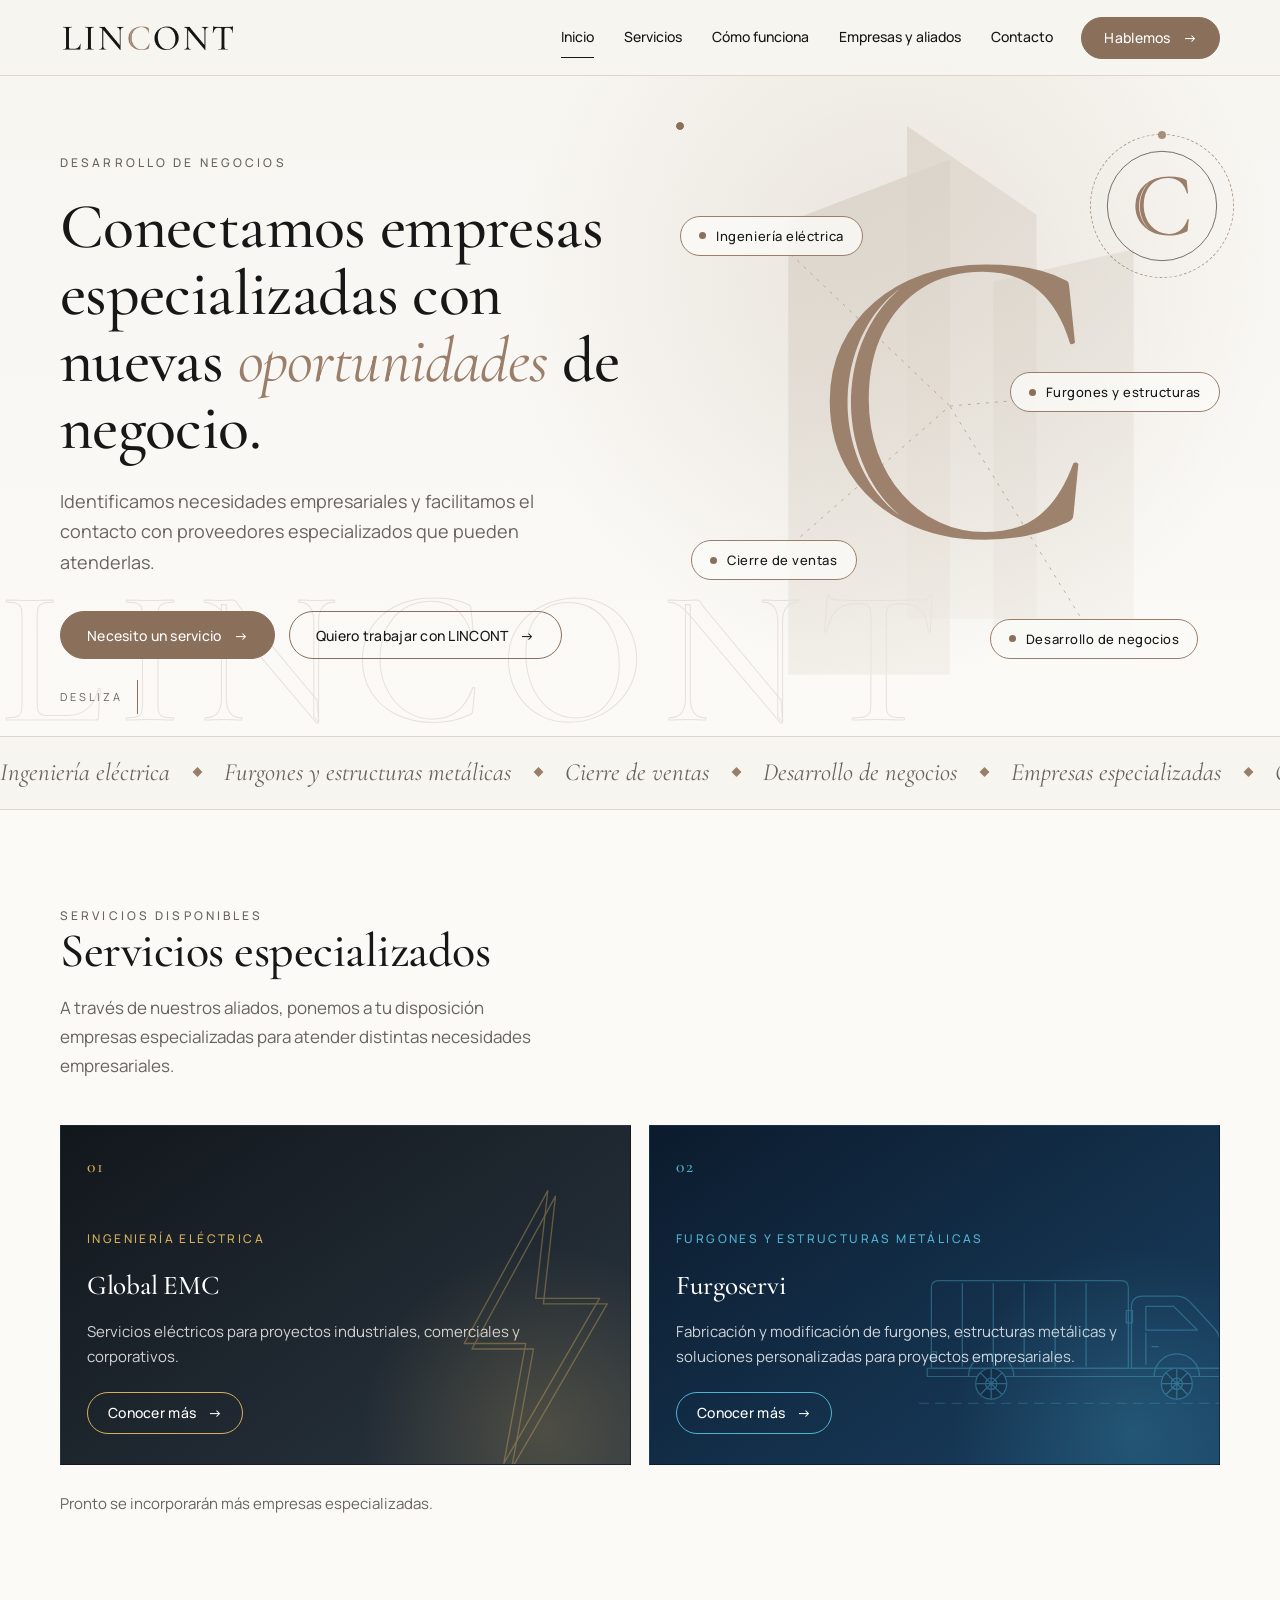
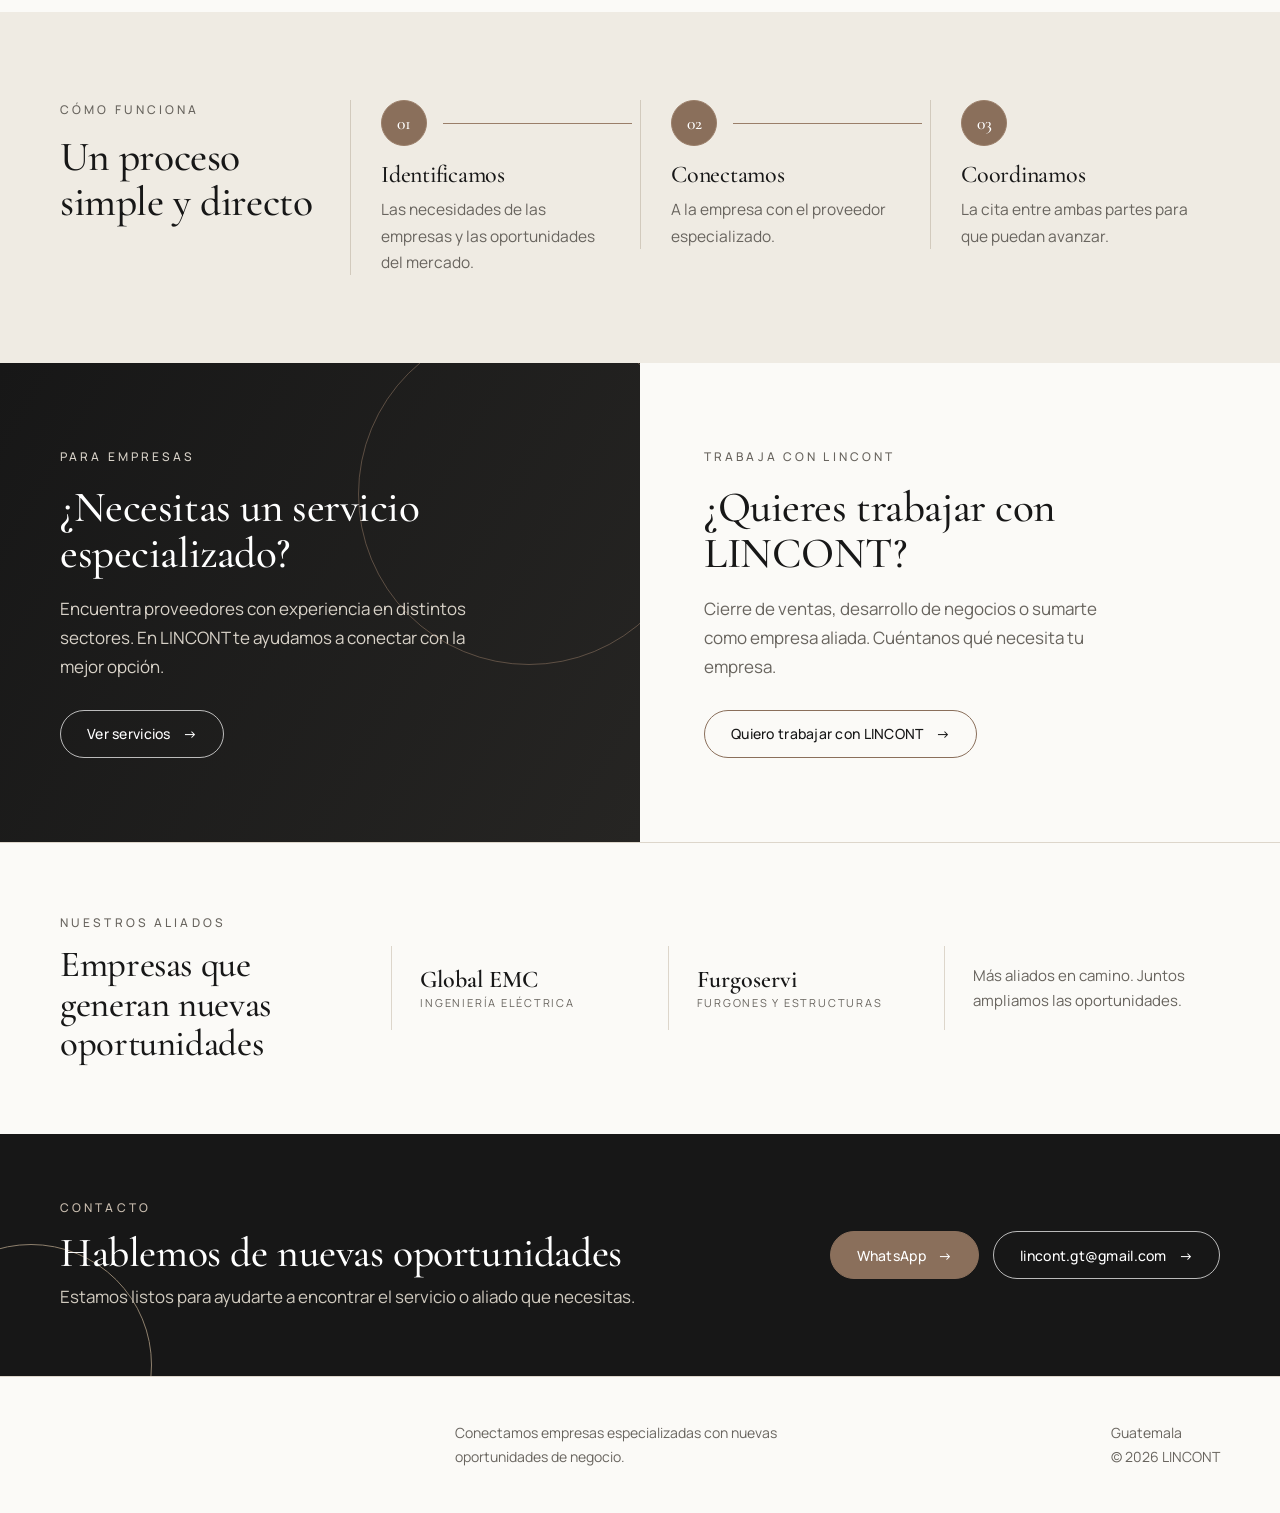
<file: index.html>
<!doctype html>
<html lang="es">
<head>
<meta charset="utf-8">
<meta name="viewport" content="width=device-width, initial-scale=1">
<title>LINCONT – Desarrollo de negocios</title>
<meta name="description" content="LINCONT conecta empresas especializadas con nuevas oportunidades de negocio en Guatemala.">
<meta name="theme-color" content="#F7F5F0">
<meta property="og:title" content="LINCONT – Desarrollo de negocios">
<meta property="og:description" content="LINCONT conecta empresas especializadas con nuevas oportunidades de negocio en Guatemala.">
<meta property="og:type" content="website">
<meta property="og:locale" content="es_GT">
<link rel="icon" type="image/png" href="assets/lincont-isologo.png">
<link rel="preconnect" href="https://fonts.googleapis.com">
<link rel="preconnect" href="https://fonts.gstatic.com" crossorigin>
<link href="https://fonts.googleapis.com/css2?family=Cormorant+Garamond:ital,wght@0,400;0,500;0,600;1,400;1,500&family=Manrope:wght@400;500;600&display=swap" rel="stylesheet">
<link rel="stylesheet" href="styles.css">
<script>if(!matchMedia("(prefers-reduced-motion:reduce)").matches)document.documentElement.classList.add("js")</script>
</head>
<body>
<a class="skip" href="#main">Ir al contenido</a>
<header>
 <div class="wrap nav">
  <a href="#inicio" aria-label="LINCONT, inicio"><img class="logo" src="assets/lincont-logo.png" alt="LINCONT" width="176" height="30"></a>
  <nav class="links" aria-label="Principal"><a href="#inicio" aria-current=page>Inicio</a><a href="#servicios">Servicios</a><a href="#como-funciona">Cómo funciona</a><a href="#empresas">Empresas y aliados</a><a href="#contacto">Contacto</a></nav>
  <a class="btn filled" href="#contacto">Hablemos <span aria-hidden="true">→</span></a>
  <button class="burger" aria-label="Abrir menú" aria-expanded="false" aria-controls="mobile"><span></span></button>
 </div>
</header>
<div class="mobile" id="mobile" role="dialog" aria-modal="true" aria-label="Menú">
 <div class="mtop"><img class="logo" src="assets/lincont-logo.png" alt="LINCONT"><button class="x" aria-label="Cerrar menú">×</button></div>
 <nav><a href="#inicio">Inicio</a><a href="#servicios">Servicios</a><a href="#como-funciona">Cómo funciona</a><a href="#empresas">Empresas y aliados</a><a href="#contacto">Contacto</a></nav>
</div>
<main id="main">

<section class="hero" id="inicio">
 <div class="bgword" aria-hidden="true">LINCONT</div>
 <div class="wrap hero-grid">
  <div>
   <div class="eyebrow">Desarrollo de negocios</div>
   <h1>Conectamos empresas especializadas con nuevas <em>oportunidades</em> de negocio.</h1>
   <p class="lead">Identificamos necesidades empresariales y facilitamos el contacto con proveedores especializados que pueden atenderlas.</p>
   <div class="cta">
    <a class="btn filled" href="#servicios">Necesito un servicio <span aria-hidden="true">→</span></a>
    <a class="btn ghost" href="trabaja-con-lincont.html">Quiero trabajar con LINCONT <span aria-hidden="true">→</span></a>
   </div>
  </div>
  <div class="stage" aria-hidden="true">
   <div class="shape s1"></div><div class="shape s2"></div><div class="shape s3"></div>
   <svg class="net"></svg>
   <img class="bigc" src="assets/lincont-c.svg" alt="">
   <div class="ring"></div><img class="seal" src="assets/lincont-isologo.svg" alt="">
   <span class="chip c1" style="--b:0s">Ingeniería eléctrica</span>
   <span class="chip c2" style="--b:-1.4s">Furgones y estructuras</span>
   <span class="chip c3" style="--b:-2.6s">Cierre de ventas</span>
   <span class="chip c4" style="--b:-3.8s">Desarrollo de negocios</span>
  </div>
  </div>
 </div>
 <div class="scrollcue" aria-hidden="true"><span>Desliza</span><i></i></div>
</section>

<div class="ticker" aria-hidden="true"><div class="track"><div class="grp"><span>Ingeniería eléctrica</span><span>Furgones y estructuras metálicas</span><span>Cierre de ventas</span><span>Desarrollo de negocios</span><span>Empresas especializadas</span><span>Oportunidades reales</span></div><div class="grp"><span>Ingeniería eléctrica</span><span>Furgones y estructuras metálicas</span><span>Cierre de ventas</span><span>Desarrollo de negocios</span><span>Empresas especializadas</span><span>Oportunidades reales</span></div></div></div>

<section class="services" id="servicios">
 <div class="wrap">
  <div class="top">
   <div><div class="eyebrow">Servicios disponibles</div><h2>Servicios especializados</h2>
   <p>A través de nuestros aliados, ponemos a tu disposición empresas especializadas para atender distintas necesidades empresariales.</p></div>
  </div>
  <div class="grid">
   <article class="card emc">
    <svg class="cm" viewBox="0 0 400 520" aria-hidden="true"><path class="draw" d="M236 12 L84 290 H196 L156 508 L330 208 H214 Z"/><path class="draw d2" d="M236 12 L84 290 H196 L156 508 L330 208 H214 Z" transform="translate(14 10)"/></svg>
    <div class="num">01</div>
    
    <div class="prov">Ingeniería eléctrica</div>
    <h3>Global EMC</h3>
    <p>Servicios eléctricos para proyectos industriales, comerciales y corporativos.</p>
    <a class="btn light" href="ingenieria-electrica.html">Conocer más <span aria-hidden="true">→</span></a>
   </article>
   <article class="card furgo">
    <svg class="cm cmv" viewBox="0 0 640 300" aria-hidden="true">
<path class="draw" d="M24 52Q24 38 38 38H392Q406 38 406 52V208H24Z"/>
<path class="draw d2" d="M84 44V204M144 44V204M204 44V204M264 44V204M324 44V204"/>
<path class="draw" d="M412 208V90Q412 68 434 68H500Q516 68 528 82L574 132Q584 144 584 158V208Z"/>
<path class="draw d2" d="M440 88H494L540 134H440Z"/>
<path class="draw" d="M440 140V200M452 166H464"/>
<path class="draw" d="M402 96H414V120H402Z"/>
<path class="draw" d="M584 168H596V182H584Z"/>
<path class="draw" d="M16 208H596V224H16Z"/>
<path class="draw" d="M586 224H604Q610 224 610 218V212"/>
<path class="draw" d="M96 224A44 44 0 0 1 184 224M456 224A44 44 0 0 1 544 224"/>
<path class="draw d2" d="M24 176H34V192H24Z"/>
<g class="wheel" style="transform-origin:140px 238px"><circle class="tire" cx="140" cy="238" r="30"/><circle cx="140" cy="238" r="11"/><path d="M140 210V266M112 238H168M120 218L160 258M160 218L120 258"/></g><g class="wheel" style="transform-origin:500px 238px"><circle class="tire" cx="500" cy="238" r="30"/><circle cx="500" cy="238" r="11"/><path d="M500 210V266M472 238H528M480 218L520 258M520 218L480 258"/></g>
<path class="road" d="M0 276H640"/>
<path class="speed s1" d="M-30 110H-4"/><path class="speed s2" d="M-50 150H-14"/><path class="speed s3" d="M-24 190H-2"/>
</svg>
    <div class="num">02</div>
    
    <div class="prov">Furgones y estructuras metálicas</div>
    <h3>Furgoservi</h3>
    <p>Fabricación y modificación de furgones, estructuras metálicas y soluciones personalizadas para proyectos empresariales.</p>
    <a class="btn light" href="furgones-y-estructuras.html">Conocer más <span aria-hidden="true">→</span></a>
   </article>

  </div>
  <p class="more-note">Pronto se incorporarán más empresas especializadas.</p>
 </div>
</section>

<section class="process" id="como-funciona">
 <div class="wrap pgrid">
  <div><div class="eyebrow">Cómo funciona</div><h2>Un proceso simple y directo</h2></div>
  <div class="step"><div class="n">01</div><h3>Identificamos</h3><p>Las necesidades de las empresas y las oportunidades del mercado.</p></div>
  <div class="step"><div class="n">02</div><h3>Conectamos</h3><p>A la empresa con el proveedor especializado.</p></div>
  <div class="step"><div class="n">03</div><h3>Coordinamos</h3><p>La cita entre ambas partes para que puedan avanzar.</p></div>
 </div>
</section>

<section class="paths">
 <div class="path dark" id="empresas">
  <div class="eyebrow">Para empresas</div>
  <h2>¿Necesitas un servicio especializado?</h2>
  <p>Encuentra proveedores con experiencia en distintos sectores. En LINCONT te ayudamos a conectar con la mejor opción.</p>
  <a class="btn light" href="#servicios">Ver servicios <span aria-hidden="true">→</span></a>
 </div>
 <div class="path light" id="proveedores">
  <div class="eyebrow">Trabaja con LINCONT</div>
  <h2>¿Quieres trabajar con LINCONT?</h2>
  <p>Cierre de ventas, desarrollo de negocios o sumarte como empresa aliada. Cuéntanos qué necesita tu empresa.</p>
  <a class="btn ghost" href="trabaja-con-lincont.html">Quiero trabajar con LINCONT <span aria-hidden="true">→</span></a>
 </div>
</section>

<section class="allies">
 <div class="wrap agrid">
  <div><div class="eyebrow">Nuestros aliados</div><h2>Empresas que generan nuevas oportunidades</h2></div>
  <div class="ally"><b>Global EMC</b><span>Ingeniería eléctrica</span></div>
  <div class="ally"><b>Furgoservi</b><span>Furgones y estructuras</span></div>
  <div class="ally more">Más aliados en camino. Juntos ampliamos las oportunidades.</div>
 </div>
</section>

<section class="contact" id="contacto">
 <div class="wrap cwrap">
  <div><div class="eyebrow">Contacto</div><h2>Hablemos de nuevas oportunidades</h2><p>Estamos listos para ayudarte a encontrar el servicio o aliado que necesitas.</p></div>
  <div class="cta">
   <a class="btn filled" href="https://wa.me/50247379912?text=Hola%2C%20quiero%20hablar%20con%20LINCONT." target="_blank" rel="noopener">WhatsApp <span aria-hidden="true">→</span></a>
   <a class="btn light" href="mailto:lincont.gt@gmail.com">lincont.gt@gmail.com <span aria-hidden="true">→</span></a>
  </div>
 </div>
</section>

</main>
<footer>
 <div class="wrap fgrid">
  <img src="assets/lincont-logo.png" alt="LINCONT" width="160" height="27">
  <p>Conectamos empresas especializadas con nuevas oportunidades de negocio.</p>
  <p class="r">Guatemala<br><small>© <span id="y">2026</span> LINCONT</small></p>
 </div>
</footer>
<script>
const $=s=>document.querySelector(s);
const m=$('#mobile'),b=$('.burger');
function setMenu(o){m.classList.toggle('open',o);b.setAttribute('aria-expanded',o);document.body.style.overflow=o?'hidden':'';}
b.addEventListener('click',()=>setMenu(true));
$('.x').addEventListener('click',()=>setMenu(false));
m.querySelectorAll('a').forEach(a=>a.addEventListener('click',()=>setMenu(false)));
document.addEventListener('keydown',e=>{if(e.key==='Escape')setMenu(false)});
$('#y').textContent=new Date().getFullYear();
const fd=$('#fecha');if(fd)fd.min=new Date().toISOString().slice(0,10);
document.addEventListener('click',e=>{
  const a=e.target.closest&&e.target.closest('a[href^="mailto:"]');
  if(!a||/Android|iPhone|iPad|Mobile/i.test(navigator.userAgent))return;
  e.preventDefault();
  const u=new URL(a.href);
  const q=new URLSearchParams({view:'cm',fs:'1',to:u.pathname});
  if(u.searchParams.get('subject'))q.set('su',u.searchParams.get('subject'));
  if(u.searchParams.get('body'))q.set('body',u.searchParams.get('body'));
  window.open('https://mail.google.com/mail/?'+q.toString(),'_blank');
});
const KEY='';
const f=$('form[data-wa]');
if(f)f.addEventListener('submit',e=>{
  e.preventDefault();
  const rows=[];
  f.querySelectorAll('input,select,textarea').forEach(el=>{
    const l=f.querySelector('label[for="'+el.id+'"]');
    if(l)rows.push([l.textContent,el.value.trim()||'-']);
  });
  const text=[f.dataset.intro,''].concat(rows.map(r=>r[0]+': '+r[1])).join('\n');
  const wa='https://wa.me/50247379912?text='+encodeURIComponent(text);
  const ok=$('.ok'),btn=f.querySelector('button[type=submit]');
  function show(h){ok.classList.add('show');ok.innerHTML=h}
  const mailto='mailto:lincont.gt@gmail.com?subject='+encodeURIComponent(f.dataset.subject||'Solicitud de cita')+'&body='+encodeURIComponent(text);
  function viaWA(){
    show('<strong>No pudimos enviar la solicitud desde aquí.</strong> Puedes enviarla por <a style="text-decoration:underline" href="'+mailto+'">correo</a> o por <a style="text-decoration:underline" href="'+wa+'" target="_blank" rel="noopener">WhatsApp</a>.');
  }
  btn.disabled=true;
  const mail=f.querySelector('input[type=email]');
  let url,payload;
  if(KEY){
    url='https://api.web3forms.com/submit';
    payload={access_key:KEY,subject:f.dataset.subject||'Nueva solicitud desde la página de LINCONT',from_name:'Página de LINCONT',message:text};
    rows.forEach(r=>payload[r[0]]=r[1]);
    if(mail&&mail.value)payload.email=mail.value;
  }else{
    url='https://formsubmit.co/ajax/lincont.gt@gmail.com';
    payload={_subject:f.dataset.subject||'Nueva solicitud desde la página de LINCONT',_template:'table',_captcha:'false'};
    rows.forEach(r=>payload[r[0]]=r[1]);
    if(mail&&mail.value)payload._replyto=mail.value;
  }
  fetch(url,{method:'POST',headers:{'Content-Type':'application/json',Accept:'application/json'},body:JSON.stringify(payload)})
   .then(r=>r.json()).then(j=>{
     if(j.success===true||j.success==='true'){f.reset();show('<strong>Solicitud enviada.</strong> Te escribiremos para confirmar tu cita. Si necesitas una respuesta rápida, <a style="text-decoration:underline" href="'+wa+'" target="_blank" rel="noopener">escríbenos por WhatsApp</a>.')}
     else viaWA();
   }).catch(viaWA).finally(()=>{btn.disabled=false});
});
</script>
<script>
(function(){
 var els=document.querySelectorAll('[data-count]');
 if(!els.length||!('IntersectionObserver' in window)||matchMedia('(prefers-reduced-motion:reduce)').matches)return;
 function run(el){var t=+el.dataset.count,suf=el.dataset.suf||'',s=performance.now();(function f(n){var k=Math.min((n-s)/1600,1),e=1-Math.pow(1-k,3);el.textContent=Math.round(t*e)+suf;if(k<1)requestAnimationFrame(f)})(s)}
 var io=new IntersectionObserver(function(es){es.forEach(function(e){if(e.isIntersecting){run(e.target);io.unobserve(e.target)}})},{threshold:.6});
 els.forEach(function(el){io.observe(el)});
})();

(function(){
 var st=document.querySelector('.stage');if(!st)return;
 var NS='http://www.w3.org/2000/svg',svg=st.querySelector('.net'),c=st.querySelector('.bigc');
 function build(){
  var sr=st.getBoundingClientRect(),cr=c.getBoundingClientRect();if(!sr.width||!cr.width)return;
  svg.setAttribute('viewBox','0 0 '+sr.width+' '+sr.height);svg.innerHTML='';
  var cx=cr.left-sr.left+cr.width*.5,cy=cr.top-sr.top+cr.height*.5;
  st.querySelectorAll('.chip').forEach(function(ch,k){
   var r=ch.getBoundingClientRect(),x=r.left-sr.left+r.width/2,y=r.top-sr.top+r.height/2;
   var L=Math.hypot(cx-x,cy-y),d='M'+x+' '+y+' L'+cx+' '+cy;
   var p=document.createElementNS(NS,'path');p.setAttribute('d',d);p.setAttribute('class','conn');p.style.setProperty('--L',L);p.style.setProperty('--k',k);svg.appendChild(p);
   var dot=document.createElementNS(NS,'circle');dot.setAttribute('r','3.5');dot.setAttribute('class','pulse');
   var am=document.createElementNS(NS,'animateMotion');am.setAttribute('path',d);am.setAttribute('dur',(3.2+k*.5)+'s');am.setAttribute('begin',(2.4+k*.6)+'s');am.setAttribute('repeatCount','indefinite');dot.appendChild(am);svg.appendChild(dot);
  });
 }
 addEventListener('load',build);addEventListener('resize',build);setTimeout(build,300);
 if(document.fonts&&document.fonts.ready)document.fonts.ready.then(build);
})();

(function(){
 var d=document,h=d.documentElement;
 if(!h.classList.contains('js'))return;
 var hd=d.querySelector('header'),st=d.querySelector('.stage'),hero=d.querySelector('.hero');
 var pr=d.createElement('div');pr.id='prog';d.body.appendChild(pr);
 function onS(){var y=window.scrollY,mx=h.scrollHeight-innerHeight;pr.style.transform='scaleX('+(mx>0?Math.min(y/mx,1):0)+')';hd.classList.toggle('sc',y>20);if(st)st.style.setProperty('--sy',y)}
 addEventListener('scroll',onS,{passive:true});onS();
 if(hero&&st&&matchMedia('(pointer:fine)').matches){
  hero.addEventListener('mousemove',function(e){var r=hero.getBoundingClientRect();st.style.setProperty('--mx',((e.clientX-r.left)/r.width-.5)*2);st.style.setProperty('--my',((e.clientY-r.top)/r.height-.5)*2)});
  hero.addEventListener('mouseleave',function(){st.style.setProperty('--mx',0);st.style.setProperty('--my',0)});
 }

 if(hero){hero.addEventListener('mousemove',function(e){var r=hero.getBoundingClientRect();hero.style.setProperty('--gx',(e.clientX-r.left)+'px');hero.style.setProperty('--gy',(e.clientY-r.top)+'px')})}
 var h1=d.querySelector('.hero h1');
 if(h1){var n=0;(function walk(node){Array.prototype.slice.call(node.childNodes).forEach(function(c){
  if(c.nodeType===3){var f=d.createDocumentFragment();c.textContent.split(/(\s+)/).forEach(function(p){if(!p)return;
   if(/^\s+$/.test(p)){f.appendChild(d.createTextNode(' '))}else{var w=d.createElement('span');w.className='w';var i=d.createElement('i');i.style.setProperty('--i',n++);i.textContent=p;w.appendChild(i);f.appendChild(w)}});
   node.replaceChild(f,c)}
  else if(c.nodeType===1)walk(c)})})(h1);h1.classList.add('split')}
 var els=d.querySelectorAll('.top,.sec .wrap>*,.feat,.proj,.list li,.card,.step,.pgrid>div:first-child,.path>*,.agrid>div,.fcols>*,.cwrap>*,.phero .wrap>*,.more-note,.fgrid>*,.jcard,.jstep');
 var cnt=new Map();
 els.forEach(function(el){var k=el.parentNode,i=cnt.get(k)||0;cnt.set(k,i+1);el.style.setProperty('--d',Math.min(i,5));el.classList.add('r')});
 if(!('IntersectionObserver' in window)){els.forEach(function(el){el.classList.add('in')});return}
 var io=new IntersectionObserver(function(es){es.forEach(function(e){if(e.isIntersecting){e.target.classList.add('in');io.unobserve(e.target)}})},{threshold:.12,rootMargin:'0px 0px -6% 0px'});
 els.forEach(function(el){io.observe(el)});
})();
</script>
</body>
</html>
</file>
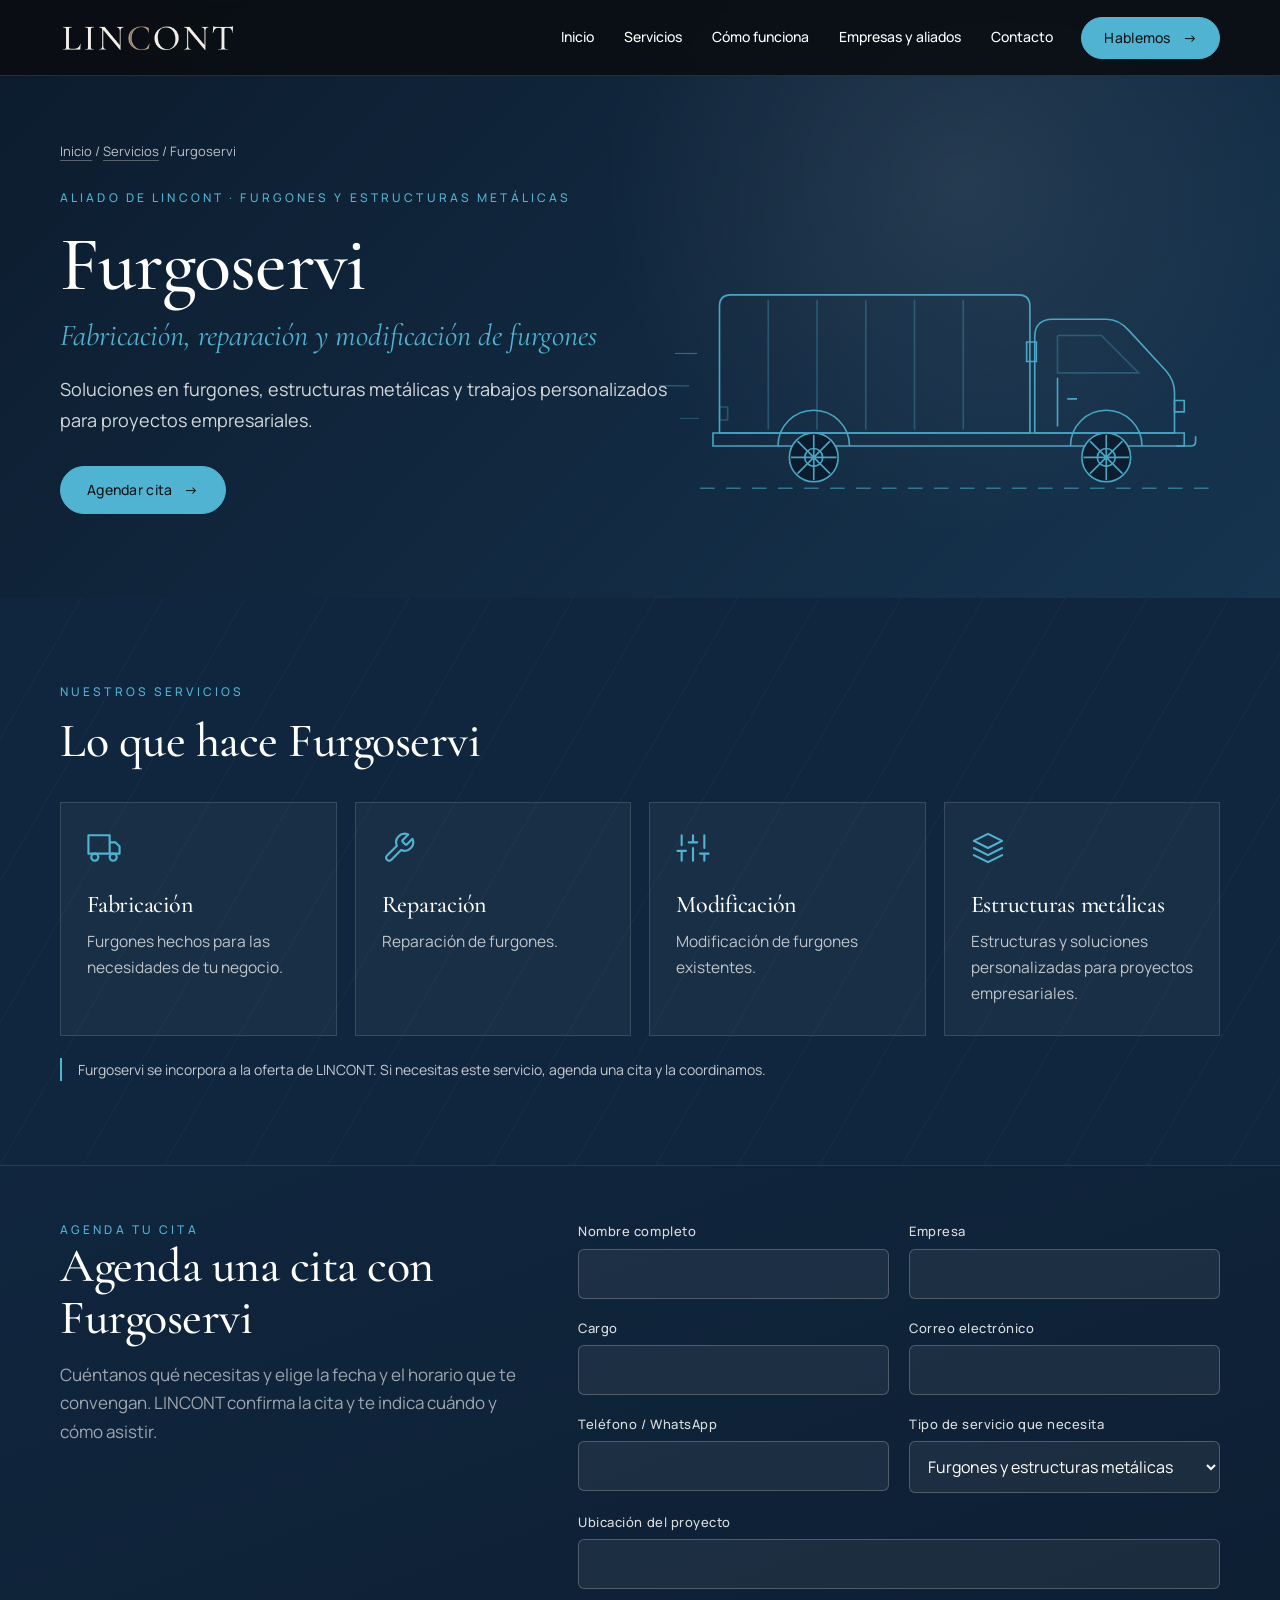
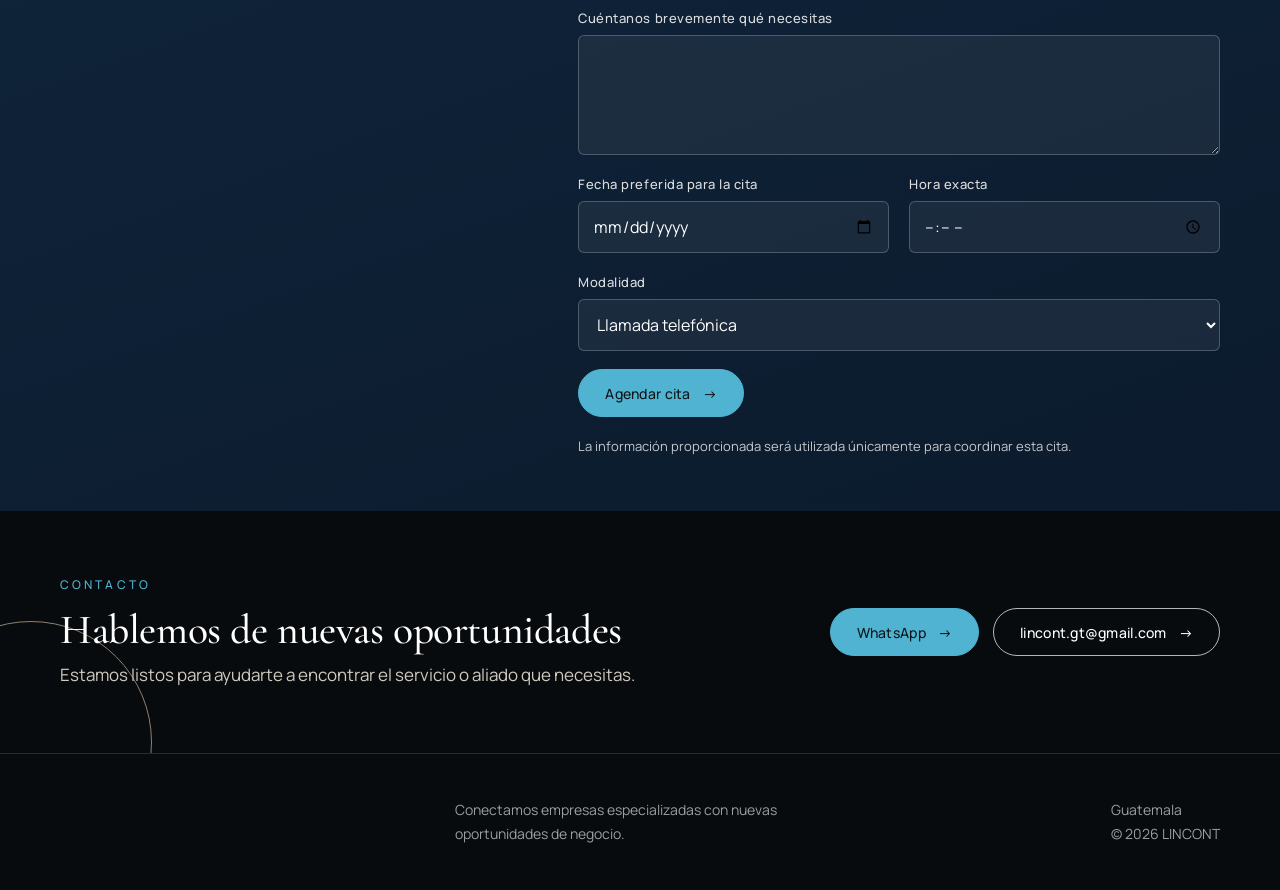
<file: furgones-y-estructuras.html>
<!doctype html>
<html lang="es">
<head>
<meta charset="utf-8">
<meta name="viewport" content="width=device-width, initial-scale=1">
<title>Furgones y estructuras metálicas – LINCONT</title>
<meta name="description" content="Fabricación y modificación de furgones, estructuras metálicas y soluciones personalizadas para proyectos empresariales.">
<meta name="theme-color" content="#F7F5F0">
<meta property="og:title" content="Furgones y estructuras metálicas – LINCONT">
<meta property="og:description" content="Fabricación y modificación de furgones, estructuras metálicas y soluciones personalizadas para proyectos empresariales.">
<meta property="og:type" content="website">
<meta property="og:locale" content="es_GT">
<link rel="icon" type="image/png" href="assets/lincont-isologo.png">
<link rel="preconnect" href="https://fonts.googleapis.com">
<link rel="preconnect" href="https://fonts.gstatic.com" crossorigin>
<link href="https://fonts.googleapis.com/css2?family=Cormorant+Garamond:ital,wght@0,400;0,500;0,600;1,400;1,500&family=Manrope:wght@400;500;600&display=swap" rel="stylesheet">
<link rel="stylesheet" href="styles.css">
<script>if(!matchMedia("(prefers-reduced-motion:reduce)").matches)document.documentElement.classList.add("js")</script>
</head>
<body>
<a class="skip" href="#main">Ir al contenido</a>
<div class="tp theme-furgo"><header>
 <div class="wrap nav">
  <a href="index.html" aria-label="LINCONT, inicio"><img class="logo" src="assets/lincont-logo-negativo.png" alt="LINCONT" width="176" height="30"></a>
  <nav class="links" aria-label="Principal"><a href="index.html#inicio">Inicio</a><a href="index.html#servicios">Servicios</a><a href="index.html#como-funciona">Cómo funciona</a><a href="index.html#empresas">Empresas y aliados</a><a href="index.html#contacto">Contacto</a></nav>
  <a class="btn filled" href="index.html#contacto">Hablemos <span aria-hidden="true">→</span></a>
  <button class="burger" aria-label="Abrir menú" aria-expanded="false" aria-controls="mobile"><span></span></button>
 </div>
</header>
<div class="mobile" id="mobile" role="dialog" aria-modal="true" aria-label="Menú">
 <div class="mtop"><img class="logo" src="assets/lincont-logo.png" alt="LINCONT"><button class="x" aria-label="Cerrar menú">×</button></div>
 <nav><a href="index.html#inicio">Inicio</a><a href="index.html#servicios">Servicios</a><a href="index.html#como-funciona">Cómo funciona</a><a href="index.html#empresas">Empresas y aliados</a><a href="index.html#contacto">Contacto</a></nav>
</div>
<main id="main">
<section class="pv theme-furgo">
 <svg class="motif van" viewBox="0 0 640 300" aria-hidden="true">
<path class="draw" d="M24 52Q24 38 38 38H392Q406 38 406 52V208H24Z"/>
<path class="draw d2" d="M84 44V204M144 44V204M204 44V204M264 44V204M324 44V204"/>
<path class="draw" d="M412 208V90Q412 68 434 68H500Q516 68 528 82L574 132Q584 144 584 158V208Z"/>
<path class="draw d2" d="M440 88H494L540 134H440Z"/>
<path class="draw" d="M440 140V200M452 166H464"/>
<path class="draw" d="M402 96H414V120H402Z"/>
<path class="draw" d="M584 168H596V182H584Z"/>
<path class="draw" d="M16 208H596V224H16Z"/>
<path class="draw" d="M586 224H604Q610 224 610 218V212"/>
<path class="draw" d="M96 224A44 44 0 0 1 184 224M456 224A44 44 0 0 1 544 224"/>
<path class="draw d2" d="M24 176H34V192H24Z"/>
<g class="wheel" style="transform-origin:140px 238px"><circle class="tire" cx="140" cy="238" r="30"/><circle cx="140" cy="238" r="11"/><path d="M140 210V266M112 238H168M120 218L160 258M160 218L120 258"/></g><g class="wheel" style="transform-origin:500px 238px"><circle class="tire" cx="500" cy="238" r="30"/><circle cx="500" cy="238" r="11"/><path d="M500 210V266M472 238H528M480 218L520 258M520 218L480 258"/></g>
<path class="road" d="M0 276H640"/>
<path class="speed s1" d="M-30 110H-4"/><path class="speed s2" d="M-50 150H-14"/><path class="speed s3" d="M-24 190H-2"/>
</svg>
 <div class="wrap pv-in">
  <p class="crumbs"><a href="index.html">Inicio</a> / <a href="index.html#servicios">Servicios</a> / Furgoservi</p>
  <div class="eyebrow">Aliado de LINCONT · Furgones y estructuras metálicas</div>
  <h1>Furgoservi</h1>
  <p class="pv-tag">Fabricación, reparación y modificación de furgones</p>
  <p class="lead">Soluciones en furgones, estructuras metálicas y trabajos personalizados para proyectos empresariales.</p>
  <div class="cta"><a class="btn filled" href="#formulario">Agendar cita <span aria-hidden="true">→</span></a></div>
  
 </div>
</section>
<section class="sec alt"><div class="wrap"><div class="eyebrow">Nuestros servicios</div><h2 style="margin-bottom:34px">Lo que hace Furgoservi</h2><div class="feats"><article class="feat"><svg class="ic" viewBox="0 0 24 24" aria-hidden="true"><path d="M1 3h15v13H1zM16 8h4l3 3v5h-7z"/><circle cx="5.5" cy="18.5" r="2.5"/><circle cx="18.5" cy="18.5" r="2.5"/></svg><h3>Fabricación</h3><p>Furgones hechos para las necesidades de tu negocio.</p></article><article class="feat"><svg class="ic" viewBox="0 0 24 24" aria-hidden="true"><path d="M14.7 6.3a1 1 0 0 0 0 1.4l1.6 1.6a1 1 0 0 0 1.4 0l3.77-3.77a6 6 0 0 1-7.94 7.94l-6.91 6.91a2.12 2.12 0 0 1-3-3l6.91-6.91a6 6 0 0 1 7.94-7.94l-3.76 3.76z"/></svg><h3>Reparación</h3><p>Reparación de furgones.</p></article><article class="feat"><svg class="ic" viewBox="0 0 24 24" aria-hidden="true"><path d="M4 21v-7M4 10V3M12 21v-9M12 8V3M20 21v-5M20 12V3M1 14h6M9 8h6M17 16h6"/></svg><h3>Modificación</h3><p>Modificación de furgones existentes.</p></article><article class="feat"><svg class="ic" viewBox="0 0 24 24" aria-hidden="true"><path d="m12 2-10 5 10 5 10-5z"/><path d="m2 17 10 5 10-5M2 12l10 5 10-5"/></svg><h3>Estructuras metálicas</h3><p>Estructuras y soluciones personalizadas para proyectos empresariales.</p></article></div>
<p class="note">Furgoservi se incorpora a la oferta de LINCONT. Si necesitas este servicio, agenda una cita y la coordinamos.</p></div></section>
<section class="formbox" id="formulario">
 <div class="wrap fcols">
  <div>
   <div class="eyebrow">Agenda tu cita</div>
   <h2>Agenda una cita con Furgoservi</h2>
   <p style="margin-top:16px;opacity:.78">Cuéntanos qué necesitas y elige la fecha y el horario que te convengan. LINCONT confirma la cita y te indica cuándo y cómo asistir.</p>
  </div>
  <form id="interes" data-wa data-subject="Nueva solicitud de cita desde la página de LINCONT" data-intro="Hola, quiero agendar una cita con LINCONT para conocer a Furgoservi.">
   <div class="f"><label for="nombre">Nombre completo</label><input id="nombre" name="nombre" required autocomplete="name"></div>
   <div class="f"><label for="empresa">Empresa</label><input id="empresa" name="empresa" required autocomplete="organization"></div>
   <div class="f"><label for="cargo">Cargo</label><input id="cargo" name="cargo" autocomplete="organization-title"></div>
   <div class="f"><label for="correo">Correo electrónico</label><input id="correo" name="correo" type="email" required autocomplete="email"></div>
   <div class="f"><label for="telefono">Teléfono / WhatsApp</label><input id="telefono" name="telefono" type="tel" required autocomplete="tel"></div>
   <div class="f"><label for="servicio">Tipo de servicio que necesita</label><select id="servicio" name="servicio"><option>Ingeniería eléctrica</option><option selected>Furgones y estructuras metálicas</option><option>Otro servicio</option></select></div>
   <div class="f full"><label for="ubicacion">Ubicación del proyecto</label><input id="ubicacion" name="ubicacion"></div>
   <div class="f full"><label for="mensaje">Cuéntanos brevemente qué necesitas</label><textarea id="mensaje" name="mensaje" required></textarea></div>
   <div class="f"><label for="fecha">Fecha preferida para la cita</label><input id="fecha" name="fecha" type="date" required></div>
   <div class="f"><label for="horario">Hora exacta</label><input id="horario" name="horario" type="time" required></div>
   <div class="f full"><label for="modalidad">Modalidad</label><select id="modalidad" name="modalidad"><option>Llamada telefónica</option><option>Presencial</option></select></div>
   <div class="full"><button class="btn filled" type="submit">Agendar cita <span aria-hidden="true">→</span></button></div>
   <p class="priv">La información proporcionada será utilizada únicamente para coordinar esta cita.</p>
   <div class="ok" role="status"></div>
  </form>
 </div>
</section>

<section class="contact" id="contacto">
 <div class="wrap cwrap">
  <div><div class="eyebrow">Contacto</div><h2>Hablemos de nuevas oportunidades</h2><p>Estamos listos para ayudarte a encontrar el servicio o aliado que necesitas.</p></div>
  <div class="cta">
   <a class="btn filled" href="https://wa.me/50247379912?text=Hola%2C%20quiero%20hablar%20con%20LINCONT." target="_blank" rel="noopener">WhatsApp <span aria-hidden="true">→</span></a>
   <a class="btn light" href="mailto:lincont.gt@gmail.com">lincont.gt@gmail.com <span aria-hidden="true">→</span></a>
  </div>
 </div>
</section>

</main>
<footer>
 <div class="wrap fgrid">
  <img src="assets/lincont-logo-negativo.png" alt="LINCONT" width="160" height="27">
  <p>Conectamos empresas especializadas con nuevas oportunidades de negocio.</p>
  <p class="r">Guatemala<br><small>© <span id="y">2026</span> LINCONT</small></p>
 </div>
</footer></div>
<script>
const $=s=>document.querySelector(s);
const m=$('#mobile'),b=$('.burger');
function setMenu(o){m.classList.toggle('open',o);b.setAttribute('aria-expanded',o);document.body.style.overflow=o?'hidden':'';}
b.addEventListener('click',()=>setMenu(true));
$('.x').addEventListener('click',()=>setMenu(false));
m.querySelectorAll('a').forEach(a=>a.addEventListener('click',()=>setMenu(false)));
document.addEventListener('keydown',e=>{if(e.key==='Escape')setMenu(false)});
$('#y').textContent=new Date().getFullYear();
const fd=$('#fecha');if(fd)fd.min=new Date().toISOString().slice(0,10);
document.addEventListener('click',e=>{
  const a=e.target.closest&&e.target.closest('a[href^="mailto:"]');
  if(!a||/Android|iPhone|iPad|Mobile/i.test(navigator.userAgent))return;
  e.preventDefault();
  const u=new URL(a.href);
  const q=new URLSearchParams({view:'cm',fs:'1',to:u.pathname});
  if(u.searchParams.get('subject'))q.set('su',u.searchParams.get('subject'));
  if(u.searchParams.get('body'))q.set('body',u.searchParams.get('body'));
  window.open('https://mail.google.com/mail/?'+q.toString(),'_blank');
});
const KEY='';
const f=$('form[data-wa]');
if(f)f.addEventListener('submit',e=>{
  e.preventDefault();
  const rows=[];
  f.querySelectorAll('input,select,textarea').forEach(el=>{
    const l=f.querySelector('label[for="'+el.id+'"]');
    if(l)rows.push([l.textContent,el.value.trim()||'-']);
  });
  const text=[f.dataset.intro,''].concat(rows.map(r=>r[0]+': '+r[1])).join('\n');
  const wa='https://wa.me/50247379912?text='+encodeURIComponent(text);
  const ok=$('.ok'),btn=f.querySelector('button[type=submit]');
  function show(h){ok.classList.add('show');ok.innerHTML=h}
  const mailto='mailto:lincont.gt@gmail.com?subject='+encodeURIComponent(f.dataset.subject||'Solicitud de cita')+'&body='+encodeURIComponent(text);
  function viaWA(){
    show('<strong>No pudimos enviar la solicitud desde aquí.</strong> Puedes enviarla por <a style="text-decoration:underline" href="'+mailto+'">correo</a> o por <a style="text-decoration:underline" href="'+wa+'" target="_blank" rel="noopener">WhatsApp</a>.');
  }
  btn.disabled=true;
  const mail=f.querySelector('input[type=email]');
  let url,payload;
  if(KEY){
    url='https://api.web3forms.com/submit';
    payload={access_key:KEY,subject:f.dataset.subject||'Nueva solicitud desde la página de LINCONT',from_name:'Página de LINCONT',message:text};
    rows.forEach(r=>payload[r[0]]=r[1]);
    if(mail&&mail.value)payload.email=mail.value;
  }else{
    url='https://formsubmit.co/ajax/lincont.gt@gmail.com';
    payload={_subject:f.dataset.subject||'Nueva solicitud desde la página de LINCONT',_template:'table',_captcha:'false'};
    rows.forEach(r=>payload[r[0]]=r[1]);
    if(mail&&mail.value)payload._replyto=mail.value;
  }
  fetch(url,{method:'POST',headers:{'Content-Type':'application/json',Accept:'application/json'},body:JSON.stringify(payload)})
   .then(r=>r.json()).then(j=>{
     if(j.success===true||j.success==='true'){f.reset();show('<strong>Solicitud enviada.</strong> Te escribiremos para confirmar tu cita. Si necesitas una respuesta rápida, <a style="text-decoration:underline" href="'+wa+'" target="_blank" rel="noopener">escríbenos por WhatsApp</a>.')}
     else viaWA();
   }).catch(viaWA).finally(()=>{btn.disabled=false});
});
</script>
<script>
(function(){
 var els=document.querySelectorAll('[data-count]');
 if(!els.length||!('IntersectionObserver' in window)||matchMedia('(prefers-reduced-motion:reduce)').matches)return;
 function run(el){var t=+el.dataset.count,suf=el.dataset.suf||'',s=performance.now();(function f(n){var k=Math.min((n-s)/1600,1),e=1-Math.pow(1-k,3);el.textContent=Math.round(t*e)+suf;if(k<1)requestAnimationFrame(f)})(s)}
 var io=new IntersectionObserver(function(es){es.forEach(function(e){if(e.isIntersecting){run(e.target);io.unobserve(e.target)}})},{threshold:.6});
 els.forEach(function(el){io.observe(el)});
})();

(function(){
 var st=document.querySelector('.stage');if(!st)return;
 var NS='http://www.w3.org/2000/svg',svg=st.querySelector('.net'),c=st.querySelector('.bigc');
 function build(){
  var sr=st.getBoundingClientRect(),cr=c.getBoundingClientRect();if(!sr.width||!cr.width)return;
  svg.setAttribute('viewBox','0 0 '+sr.width+' '+sr.height);svg.innerHTML='';
  var cx=cr.left-sr.left+cr.width*.5,cy=cr.top-sr.top+cr.height*.5;
  st.querySelectorAll('.chip').forEach(function(ch,k){
   var r=ch.getBoundingClientRect(),x=r.left-sr.left+r.width/2,y=r.top-sr.top+r.height/2;
   var L=Math.hypot(cx-x,cy-y),d='M'+x+' '+y+' L'+cx+' '+cy;
   var p=document.createElementNS(NS,'path');p.setAttribute('d',d);p.setAttribute('class','conn');p.style.setProperty('--L',L);p.style.setProperty('--k',k);svg.appendChild(p);
   var dot=document.createElementNS(NS,'circle');dot.setAttribute('r','3.5');dot.setAttribute('class','pulse');
   var am=document.createElementNS(NS,'animateMotion');am.setAttribute('path',d);am.setAttribute('dur',(3.2+k*.5)+'s');am.setAttribute('begin',(2.4+k*.6)+'s');am.setAttribute('repeatCount','indefinite');dot.appendChild(am);svg.appendChild(dot);
  });
 }
 addEventListener('load',build);addEventListener('resize',build);setTimeout(build,300);
 if(document.fonts&&document.fonts.ready)document.fonts.ready.then(build);
})();

(function(){
 var d=document,h=d.documentElement;
 if(!h.classList.contains('js'))return;
 var hd=d.querySelector('header'),st=d.querySelector('.stage'),hero=d.querySelector('.hero');
 var pr=d.createElement('div');pr.id='prog';d.body.appendChild(pr);
 function onS(){var y=window.scrollY,mx=h.scrollHeight-innerHeight;pr.style.transform='scaleX('+(mx>0?Math.min(y/mx,1):0)+')';hd.classList.toggle('sc',y>20);if(st)st.style.setProperty('--sy',y)}
 addEventListener('scroll',onS,{passive:true});onS();
 if(hero&&st&&matchMedia('(pointer:fine)').matches){
  hero.addEventListener('mousemove',function(e){var r=hero.getBoundingClientRect();st.style.setProperty('--mx',((e.clientX-r.left)/r.width-.5)*2);st.style.setProperty('--my',((e.clientY-r.top)/r.height-.5)*2)});
  hero.addEventListener('mouseleave',function(){st.style.setProperty('--mx',0);st.style.setProperty('--my',0)});
 }

 if(hero){hero.addEventListener('mousemove',function(e){var r=hero.getBoundingClientRect();hero.style.setProperty('--gx',(e.clientX-r.left)+'px');hero.style.setProperty('--gy',(e.clientY-r.top)+'px')})}
 var h1=d.querySelector('.hero h1');
 if(h1){var n=0;(function walk(node){Array.prototype.slice.call(node.childNodes).forEach(function(c){
  if(c.nodeType===3){var f=d.createDocumentFragment();c.textContent.split(/(\s+)/).forEach(function(p){if(!p)return;
   if(/^\s+$/.test(p)){f.appendChild(d.createTextNode(' '))}else{var w=d.createElement('span');w.className='w';var i=d.createElement('i');i.style.setProperty('--i',n++);i.textContent=p;w.appendChild(i);f.appendChild(w)}});
   node.replaceChild(f,c)}
  else if(c.nodeType===1)walk(c)})})(h1);h1.classList.add('split')}
 var els=d.querySelectorAll('.top,.sec .wrap>*,.feat,.proj,.list li,.card,.step,.pgrid>div:first-child,.path>*,.agrid>div,.fcols>*,.cwrap>*,.phero .wrap>*,.more-note,.fgrid>*,.jcard,.jstep');
 var cnt=new Map();
 els.forEach(function(el){var k=el.parentNode,i=cnt.get(k)||0;cnt.set(k,i+1);el.style.setProperty('--d',Math.min(i,5));el.classList.add('r')});
 if(!('IntersectionObserver' in window)){els.forEach(function(el){el.classList.add('in')});return}
 var io=new IntersectionObserver(function(es){es.forEach(function(e){if(e.isIntersecting){e.target.classList.add('in');io.unobserve(e.target)}})},{threshold:.12,rootMargin:'0px 0px -6% 0px'});
 els.forEach(function(el){io.observe(el)});
})();
</script>
</body>
</html>
</file>
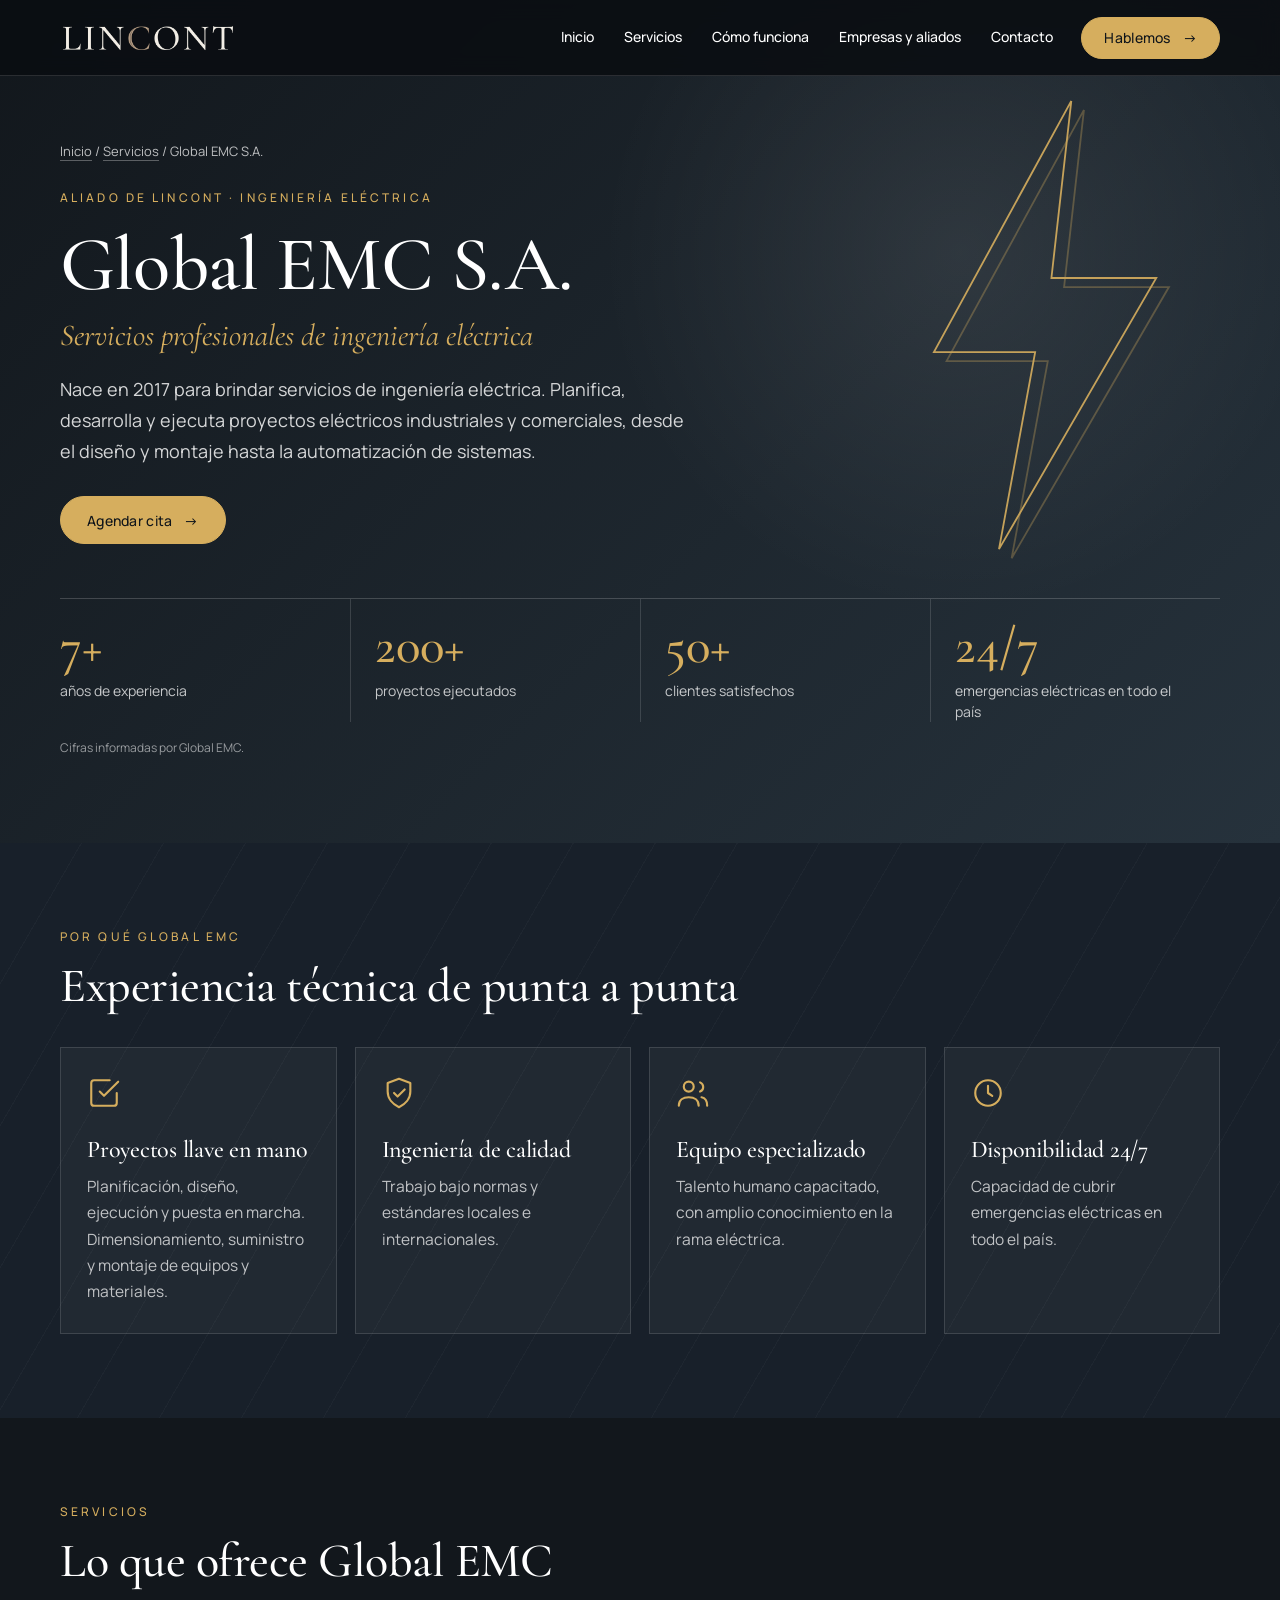
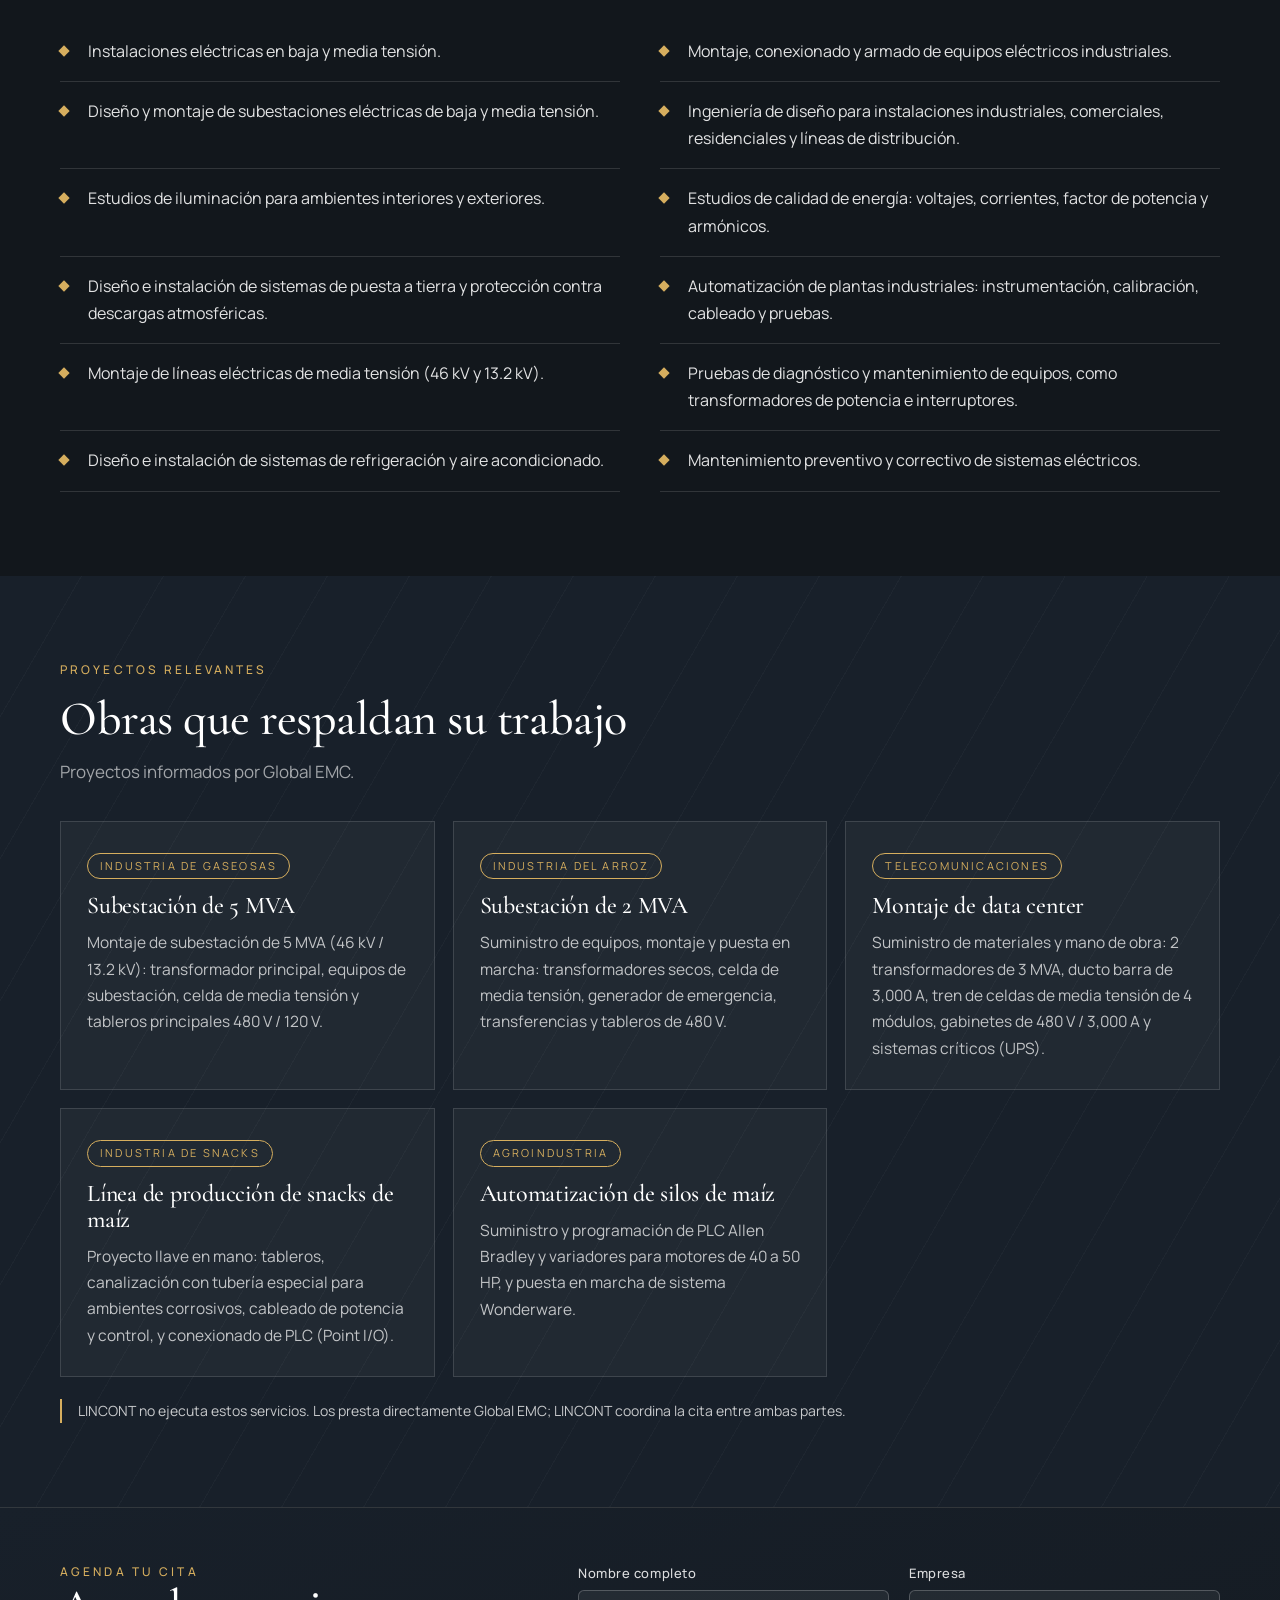
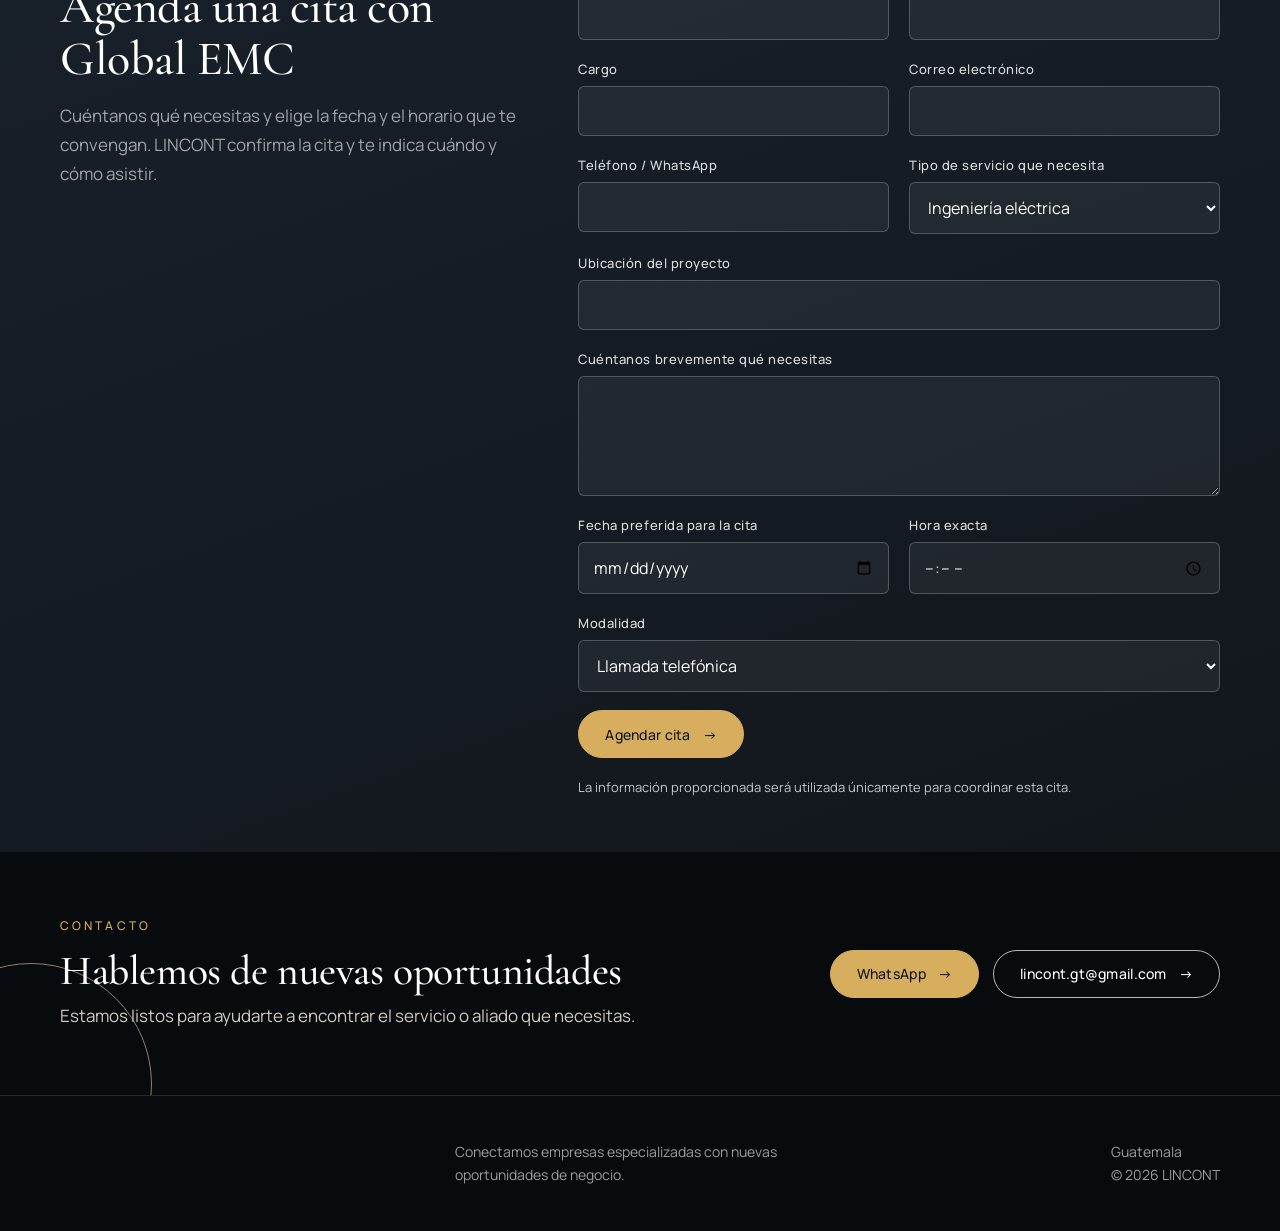
<file: ingenieria-electrica.html>
<!doctype html>
<html lang="es">
<head>
<meta charset="utf-8">
<meta name="viewport" content="width=device-width, initial-scale=1">
<title>Ingeniería eléctrica – LINCONT</title>
<meta name="description" content="Servicios eléctricos para proyectos industriales, comerciales y corporativos.">
<meta name="theme-color" content="#F7F5F0">
<meta property="og:title" content="Ingeniería eléctrica – LINCONT">
<meta property="og:description" content="Servicios eléctricos para proyectos industriales, comerciales y corporativos.">
<meta property="og:type" content="website">
<meta property="og:locale" content="es_GT">
<link rel="icon" type="image/png" href="assets/lincont-isologo.png">
<link rel="preconnect" href="https://fonts.googleapis.com">
<link rel="preconnect" href="https://fonts.gstatic.com" crossorigin>
<link href="https://fonts.googleapis.com/css2?family=Cormorant+Garamond:ital,wght@0,400;0,500;0,600;1,400;1,500&family=Manrope:wght@400;500;600&display=swap" rel="stylesheet">
<link rel="stylesheet" href="styles.css">
<script>if(!matchMedia("(prefers-reduced-motion:reduce)").matches)document.documentElement.classList.add("js")</script>
</head>
<body>
<a class="skip" href="#main">Ir al contenido</a>
<div class="tp theme-emc"><header>
 <div class="wrap nav">
  <a href="index.html" aria-label="LINCONT, inicio"><img class="logo" src="assets/lincont-logo-negativo.png" alt="LINCONT" width="176" height="30"></a>
  <nav class="links" aria-label="Principal"><a href="index.html#inicio">Inicio</a><a href="index.html#servicios">Servicios</a><a href="index.html#como-funciona">Cómo funciona</a><a href="index.html#empresas">Empresas y aliados</a><a href="index.html#contacto">Contacto</a></nav>
  <a class="btn filled" href="index.html#contacto">Hablemos <span aria-hidden="true">→</span></a>
  <button class="burger" aria-label="Abrir menú" aria-expanded="false" aria-controls="mobile"><span></span></button>
 </div>
</header>
<div class="mobile" id="mobile" role="dialog" aria-modal="true" aria-label="Menú">
 <div class="mtop"><img class="logo" src="assets/lincont-logo.png" alt="LINCONT"><button class="x" aria-label="Cerrar menú">×</button></div>
 <nav><a href="index.html#inicio">Inicio</a><a href="index.html#servicios">Servicios</a><a href="index.html#como-funciona">Cómo funciona</a><a href="index.html#empresas">Empresas y aliados</a><a href="index.html#contacto">Contacto</a></nav>
</div>
<main id="main">
<section class="pv theme-emc">
 <svg class="motif bolt" viewBox="0 0 400 520" aria-hidden="true"><path class="draw" d="M236 12 L84 290 H196 L156 508 L330 208 H214 Z"/><path class="draw d2" d="M236 12 L84 290 H196 L156 508 L330 208 H214 Z" transform="translate(14 10)"/></svg>
 <div class="wrap pv-in">
  <p class="crumbs"><a href="index.html">Inicio</a> / <a href="index.html#servicios">Servicios</a> / Global EMC S.A.</p>
  <div class="eyebrow">Aliado de LINCONT · Ingeniería eléctrica</div>
  <h1>Global EMC S.A.</h1>
  <p class="pv-tag">Servicios profesionales de ingeniería eléctrica</p>
  <p class="lead">Nace en 2017 para brindar servicios de ingeniería eléctrica. Planifica, desarrolla y ejecuta proyectos eléctricos industriales y comerciales, desde el diseño y montaje hasta la automatización de sistemas.</p>
  <div class="cta"><a class="btn filled" href="#formulario">Agendar cita <span aria-hidden="true">→</span></a></div>
  <dl class="stats">
   <div><dt data-count="7" data-suf="+">7+</dt><dd>años de experiencia</dd></div>
   <div><dt data-count="200" data-suf="+">200+</dt><dd>proyectos ejecutados</dd></div>
   <div><dt data-count="50" data-suf="+">50+</dt><dd>clientes satisfechos</dd></div>
   <div><dt>24/7</dt><dd>emergencias eléctricas en todo el país</dd></div>
  </dl>
  <p class="src">Cifras informadas por Global EMC.</p>
 </div>
</section>
<section class="sec alt"><div class="wrap"><div class="eyebrow">Por qué Global EMC</div><h2 style="margin-bottom:34px">Experiencia técnica de punta a punta</h2><div class="feats"><article class="feat"><svg class="ic" viewBox="0 0 24 24" aria-hidden="true"><path d="m9 11 3 3L22 4"/><path d="M21 12v7a2 2 0 0 1-2 2H5a2 2 0 0 1-2-2V5a2 2 0 0 1 2-2h11"/></svg><h3>Proyectos llave en mano</h3><p>Planificación, diseño, ejecución y puesta en marcha. Dimensionamiento, suministro y montaje de equipos y materiales.</p></article><article class="feat"><svg class="ic" viewBox="0 0 24 24" aria-hidden="true"><path d="M12 2 4 5v6c0 5 3.5 9 8 11 4.5-2 8-6 8-11V5z"/><path d="m8.5 12 2.5 2.5L16 9.5"/></svg><h3>Ingeniería de calidad</h3><p>Trabajo bajo normas y estándares locales e internacionales.</p></article><article class="feat"><svg class="ic" viewBox="0 0 24 24" aria-hidden="true"><path d="M9 11a3.5 3.5 0 1 0 0-7 3.5 3.5 0 0 0 0 7z"/><path d="M2 21c0-4 3-6 7-6s7 2 7 6"/><path d="M17 4.5a3.5 3.5 0 0 1 0 6.5M18 15c3 .5 4 2.5 4 6"/></svg><h3>Equipo especializado</h3><p>Talento humano capacitado, con amplio conocimiento en la rama eléctrica.</p></article><article class="feat"><svg class="ic" viewBox="0 0 24 24" aria-hidden="true"><circle cx="12" cy="12" r="9"/><path d="M12 7v5l3 2"/></svg><h3>Disponibilidad 24/7</h3><p>Capacidad de cubrir emergencias eléctricas en todo el país.</p></article></div></div></section>
<section class="sec"><div class="wrap"><div class="eyebrow">Servicios</div><h2 style="margin-bottom:34px">Lo que ofrece Global EMC</h2><ul class="list"><li>Instalaciones eléctricas en baja y media tensión.</li><li>Montaje, conexionado y armado de equipos eléctricos industriales.</li><li>Diseño y montaje de subestaciones eléctricas de baja y media tensión.</li><li>Ingeniería de diseño para instalaciones industriales, comerciales, residenciales y líneas de distribución.</li><li>Estudios de iluminación para ambientes interiores y exteriores.</li><li>Estudios de calidad de energía: voltajes, corrientes, factor de potencia y armónicos.</li><li>Diseño e instalación de sistemas de puesta a tierra y protección contra descargas atmosféricas.</li><li>Automatización de plantas industriales: instrumentación, calibración, cableado y pruebas.</li><li>Montaje de líneas eléctricas de media tensión (46 kV y 13.2 kV).</li><li>Pruebas de diagnóstico y mantenimiento de equipos, como transformadores de potencia e interruptores.</li><li>Diseño e instalación de sistemas de refrigeración y aire acondicionado.</li><li>Mantenimiento preventivo y correctivo de sistemas eléctricos.</li></ul></div></section>
<section class="sec alt"><div class="wrap"><div class="eyebrow">Proyectos relevantes</div><h2 style="margin-bottom:12px">Obras que respaldan su trabajo</h2><p style="opacity:.78;margin-bottom:34px">Proyectos informados por Global EMC.</p><div class="projs"><article class="proj"><span class="tagl">Industria de gaseosas</span><h3>Subestación de 5 MVA</h3><p>Montaje de subestación de 5 MVA (46 kV / 13.2 kV): transformador principal, equipos de subestación, celda de media tensión y tableros principales 480 V / 120 V.</p></article><article class="proj"><span class="tagl">Industria del arroz</span><h3>Subestación de 2 MVA</h3><p>Suministro de equipos, montaje y puesta en marcha: transformadores secos, celda de media tensión, generador de emergencia, transferencias y tableros de 480 V.</p></article><article class="proj"><span class="tagl">Telecomunicaciones</span><h3>Montaje de data center</h3><p>Suministro de materiales y mano de obra: 2 transformadores de 3 MVA, ducto barra de 3,000 A, tren de celdas de media tensión de 4 módulos, gabinetes de 480 V / 3,000 A y sistemas críticos (UPS).</p></article><article class="proj"><span class="tagl">Industria de snacks</span><h3>Línea de producción de snacks de maíz</h3><p>Proyecto llave en mano: tableros, canalización con tubería especial para ambientes corrosivos, cableado de potencia y control, y conexionado de PLC (Point I/O).</p></article><article class="proj"><span class="tagl">Agroindustria</span><h3>Automatización de silos de maíz</h3><p>Suministro y programación de PLC Allen Bradley y variadores para motores de 40 a 50 HP, y puesta en marcha de sistema Wonderware.</p></article></div>
<p class="note">LINCONT no ejecuta estos servicios. Los presta directamente Global EMC; LINCONT coordina la cita entre ambas partes.</p></div></section>
<section class="formbox" id="formulario">
 <div class="wrap fcols">
  <div>
   <div class="eyebrow">Agenda tu cita</div>
   <h2>Agenda una cita con Global EMC</h2>
   <p style="margin-top:16px;opacity:.78">Cuéntanos qué necesitas y elige la fecha y el horario que te convengan. LINCONT confirma la cita y te indica cuándo y cómo asistir.</p>
  </div>
  <form id="interes" data-wa data-subject="Nueva solicitud de cita desde la página de LINCONT" data-intro="Hola, quiero agendar una cita con LINCONT para conocer a Global EMC.">
   <div class="f"><label for="nombre">Nombre completo</label><input id="nombre" name="nombre" required autocomplete="name"></div>
   <div class="f"><label for="empresa">Empresa</label><input id="empresa" name="empresa" required autocomplete="organization"></div>
   <div class="f"><label for="cargo">Cargo</label><input id="cargo" name="cargo" autocomplete="organization-title"></div>
   <div class="f"><label for="correo">Correo electrónico</label><input id="correo" name="correo" type="email" required autocomplete="email"></div>
   <div class="f"><label for="telefono">Teléfono / WhatsApp</label><input id="telefono" name="telefono" type="tel" required autocomplete="tel"></div>
   <div class="f"><label for="servicio">Tipo de servicio que necesita</label><select id="servicio" name="servicio"><option selected>Ingeniería eléctrica</option><option>Furgones y estructuras metálicas</option><option>Otro servicio</option></select></div>
   <div class="f full"><label for="ubicacion">Ubicación del proyecto</label><input id="ubicacion" name="ubicacion"></div>
   <div class="f full"><label for="mensaje">Cuéntanos brevemente qué necesitas</label><textarea id="mensaje" name="mensaje" required></textarea></div>
   <div class="f"><label for="fecha">Fecha preferida para la cita</label><input id="fecha" name="fecha" type="date" required></div>
   <div class="f"><label for="horario">Hora exacta</label><input id="horario" name="horario" type="time" required></div>
   <div class="f full"><label for="modalidad">Modalidad</label><select id="modalidad" name="modalidad"><option>Llamada telefónica</option><option>Presencial</option></select></div>
   <div class="full"><button class="btn filled" type="submit">Agendar cita <span aria-hidden="true">→</span></button></div>
   <p class="priv">La información proporcionada será utilizada únicamente para coordinar esta cita.</p>
   <div class="ok" role="status"></div>
  </form>
 </div>
</section>

<section class="contact" id="contacto">
 <div class="wrap cwrap">
  <div><div class="eyebrow">Contacto</div><h2>Hablemos de nuevas oportunidades</h2><p>Estamos listos para ayudarte a encontrar el servicio o aliado que necesitas.</p></div>
  <div class="cta">
   <a class="btn filled" href="https://wa.me/50247379912?text=Hola%2C%20quiero%20hablar%20con%20LINCONT." target="_blank" rel="noopener">WhatsApp <span aria-hidden="true">→</span></a>
   <a class="btn light" href="mailto:lincont.gt@gmail.com">lincont.gt@gmail.com <span aria-hidden="true">→</span></a>
  </div>
 </div>
</section>

</main>
<footer>
 <div class="wrap fgrid">
  <img src="assets/lincont-logo-negativo.png" alt="LINCONT" width="160" height="27">
  <p>Conectamos empresas especializadas con nuevas oportunidades de negocio.</p>
  <p class="r">Guatemala<br><small>© <span id="y">2026</span> LINCONT</small></p>
 </div>
</footer></div>
<script>
const $=s=>document.querySelector(s);
const m=$('#mobile'),b=$('.burger');
function setMenu(o){m.classList.toggle('open',o);b.setAttribute('aria-expanded',o);document.body.style.overflow=o?'hidden':'';}
b.addEventListener('click',()=>setMenu(true));
$('.x').addEventListener('click',()=>setMenu(false));
m.querySelectorAll('a').forEach(a=>a.addEventListener('click',()=>setMenu(false)));
document.addEventListener('keydown',e=>{if(e.key==='Escape')setMenu(false)});
$('#y').textContent=new Date().getFullYear();
const fd=$('#fecha');if(fd)fd.min=new Date().toISOString().slice(0,10);
document.addEventListener('click',e=>{
  const a=e.target.closest&&e.target.closest('a[href^="mailto:"]');
  if(!a||/Android|iPhone|iPad|Mobile/i.test(navigator.userAgent))return;
  e.preventDefault();
  const u=new URL(a.href);
  const q=new URLSearchParams({view:'cm',fs:'1',to:u.pathname});
  if(u.searchParams.get('subject'))q.set('su',u.searchParams.get('subject'));
  if(u.searchParams.get('body'))q.set('body',u.searchParams.get('body'));
  window.open('https://mail.google.com/mail/?'+q.toString(),'_blank');
});
const KEY='';
const f=$('form[data-wa]');
if(f)f.addEventListener('submit',e=>{
  e.preventDefault();
  const rows=[];
  f.querySelectorAll('input,select,textarea').forEach(el=>{
    const l=f.querySelector('label[for="'+el.id+'"]');
    if(l)rows.push([l.textContent,el.value.trim()||'-']);
  });
  const text=[f.dataset.intro,''].concat(rows.map(r=>r[0]+': '+r[1])).join('\n');
  const wa='https://wa.me/50247379912?text='+encodeURIComponent(text);
  const ok=$('.ok'),btn=f.querySelector('button[type=submit]');
  function show(h){ok.classList.add('show');ok.innerHTML=h}
  const mailto='mailto:lincont.gt@gmail.com?subject='+encodeURIComponent(f.dataset.subject||'Solicitud de cita')+'&body='+encodeURIComponent(text);
  function viaWA(){
    show('<strong>No pudimos enviar la solicitud desde aquí.</strong> Puedes enviarla por <a style="text-decoration:underline" href="'+mailto+'">correo</a> o por <a style="text-decoration:underline" href="'+wa+'" target="_blank" rel="noopener">WhatsApp</a>.');
  }
  btn.disabled=true;
  const mail=f.querySelector('input[type=email]');
  let url,payload;
  if(KEY){
    url='https://api.web3forms.com/submit';
    payload={access_key:KEY,subject:f.dataset.subject||'Nueva solicitud desde la página de LINCONT',from_name:'Página de LINCONT',message:text};
    rows.forEach(r=>payload[r[0]]=r[1]);
    if(mail&&mail.value)payload.email=mail.value;
  }else{
    url='https://formsubmit.co/ajax/lincont.gt@gmail.com';
    payload={_subject:f.dataset.subject||'Nueva solicitud desde la página de LINCONT',_template:'table',_captcha:'false'};
    rows.forEach(r=>payload[r[0]]=r[1]);
    if(mail&&mail.value)payload._replyto=mail.value;
  }
  fetch(url,{method:'POST',headers:{'Content-Type':'application/json',Accept:'application/json'},body:JSON.stringify(payload)})
   .then(r=>r.json()).then(j=>{
     if(j.success===true||j.success==='true'){f.reset();show('<strong>Solicitud enviada.</strong> Te escribiremos para confirmar tu cita. Si necesitas una respuesta rápida, <a style="text-decoration:underline" href="'+wa+'" target="_blank" rel="noopener">escríbenos por WhatsApp</a>.')}
     else viaWA();
   }).catch(viaWA).finally(()=>{btn.disabled=false});
});
</script>
<script>
(function(){
 var els=document.querySelectorAll('[data-count]');
 if(!els.length||!('IntersectionObserver' in window)||matchMedia('(prefers-reduced-motion:reduce)').matches)return;
 function run(el){var t=+el.dataset.count,suf=el.dataset.suf||'',s=performance.now();(function f(n){var k=Math.min((n-s)/1600,1),e=1-Math.pow(1-k,3);el.textContent=Math.round(t*e)+suf;if(k<1)requestAnimationFrame(f)})(s)}
 var io=new IntersectionObserver(function(es){es.forEach(function(e){if(e.isIntersecting){run(e.target);io.unobserve(e.target)}})},{threshold:.6});
 els.forEach(function(el){io.observe(el)});
})();

(function(){
 var st=document.querySelector('.stage');if(!st)return;
 var NS='http://www.w3.org/2000/svg',svg=st.querySelector('.net'),c=st.querySelector('.bigc');
 function build(){
  var sr=st.getBoundingClientRect(),cr=c.getBoundingClientRect();if(!sr.width||!cr.width)return;
  svg.setAttribute('viewBox','0 0 '+sr.width+' '+sr.height);svg.innerHTML='';
  var cx=cr.left-sr.left+cr.width*.5,cy=cr.top-sr.top+cr.height*.5;
  st.querySelectorAll('.chip').forEach(function(ch,k){
   var r=ch.getBoundingClientRect(),x=r.left-sr.left+r.width/2,y=r.top-sr.top+r.height/2;
   var L=Math.hypot(cx-x,cy-y),d='M'+x+' '+y+' L'+cx+' '+cy;
   var p=document.createElementNS(NS,'path');p.setAttribute('d',d);p.setAttribute('class','conn');p.style.setProperty('--L',L);p.style.setProperty('--k',k);svg.appendChild(p);
   var dot=document.createElementNS(NS,'circle');dot.setAttribute('r','3.5');dot.setAttribute('class','pulse');
   var am=document.createElementNS(NS,'animateMotion');am.setAttribute('path',d);am.setAttribute('dur',(3.2+k*.5)+'s');am.setAttribute('begin',(2.4+k*.6)+'s');am.setAttribute('repeatCount','indefinite');dot.appendChild(am);svg.appendChild(dot);
  });
 }
 addEventListener('load',build);addEventListener('resize',build);setTimeout(build,300);
 if(document.fonts&&document.fonts.ready)document.fonts.ready.then(build);
})();

(function(){
 var d=document,h=d.documentElement;
 if(!h.classList.contains('js'))return;
 var hd=d.querySelector('header'),st=d.querySelector('.stage'),hero=d.querySelector('.hero');
 var pr=d.createElement('div');pr.id='prog';d.body.appendChild(pr);
 function onS(){var y=window.scrollY,mx=h.scrollHeight-innerHeight;pr.style.transform='scaleX('+(mx>0?Math.min(y/mx,1):0)+')';hd.classList.toggle('sc',y>20);if(st)st.style.setProperty('--sy',y)}
 addEventListener('scroll',onS,{passive:true});onS();
 if(hero&&st&&matchMedia('(pointer:fine)').matches){
  hero.addEventListener('mousemove',function(e){var r=hero.getBoundingClientRect();st.style.setProperty('--mx',((e.clientX-r.left)/r.width-.5)*2);st.style.setProperty('--my',((e.clientY-r.top)/r.height-.5)*2)});
  hero.addEventListener('mouseleave',function(){st.style.setProperty('--mx',0);st.style.setProperty('--my',0)});
 }

 if(hero){hero.addEventListener('mousemove',function(e){var r=hero.getBoundingClientRect();hero.style.setProperty('--gx',(e.clientX-r.left)+'px');hero.style.setProperty('--gy',(e.clientY-r.top)+'px')})}
 var h1=d.querySelector('.hero h1');
 if(h1){var n=0;(function walk(node){Array.prototype.slice.call(node.childNodes).forEach(function(c){
  if(c.nodeType===3){var f=d.createDocumentFragment();c.textContent.split(/(\s+)/).forEach(function(p){if(!p)return;
   if(/^\s+$/.test(p)){f.appendChild(d.createTextNode(' '))}else{var w=d.createElement('span');w.className='w';var i=d.createElement('i');i.style.setProperty('--i',n++);i.textContent=p;w.appendChild(i);f.appendChild(w)}});
   node.replaceChild(f,c)}
  else if(c.nodeType===1)walk(c)})})(h1);h1.classList.add('split')}
 var els=d.querySelectorAll('.top,.sec .wrap>*,.feat,.proj,.list li,.card,.step,.pgrid>div:first-child,.path>*,.agrid>div,.fcols>*,.cwrap>*,.phero .wrap>*,.more-note,.fgrid>*,.jcard,.jstep');
 var cnt=new Map();
 els.forEach(function(el){var k=el.parentNode,i=cnt.get(k)||0;cnt.set(k,i+1);el.style.setProperty('--d',Math.min(i,5));el.classList.add('r')});
 if(!('IntersectionObserver' in window)){els.forEach(function(el){el.classList.add('in')});return}
 var io=new IntersectionObserver(function(es){es.forEach(function(e){if(e.isIntersecting){e.target.classList.add('in');io.unobserve(e.target)}})},{threshold:.12,rootMargin:'0px 0px -6% 0px'});
 els.forEach(function(el){io.observe(el)});
})();
</script>
</body>
</html>
</file>
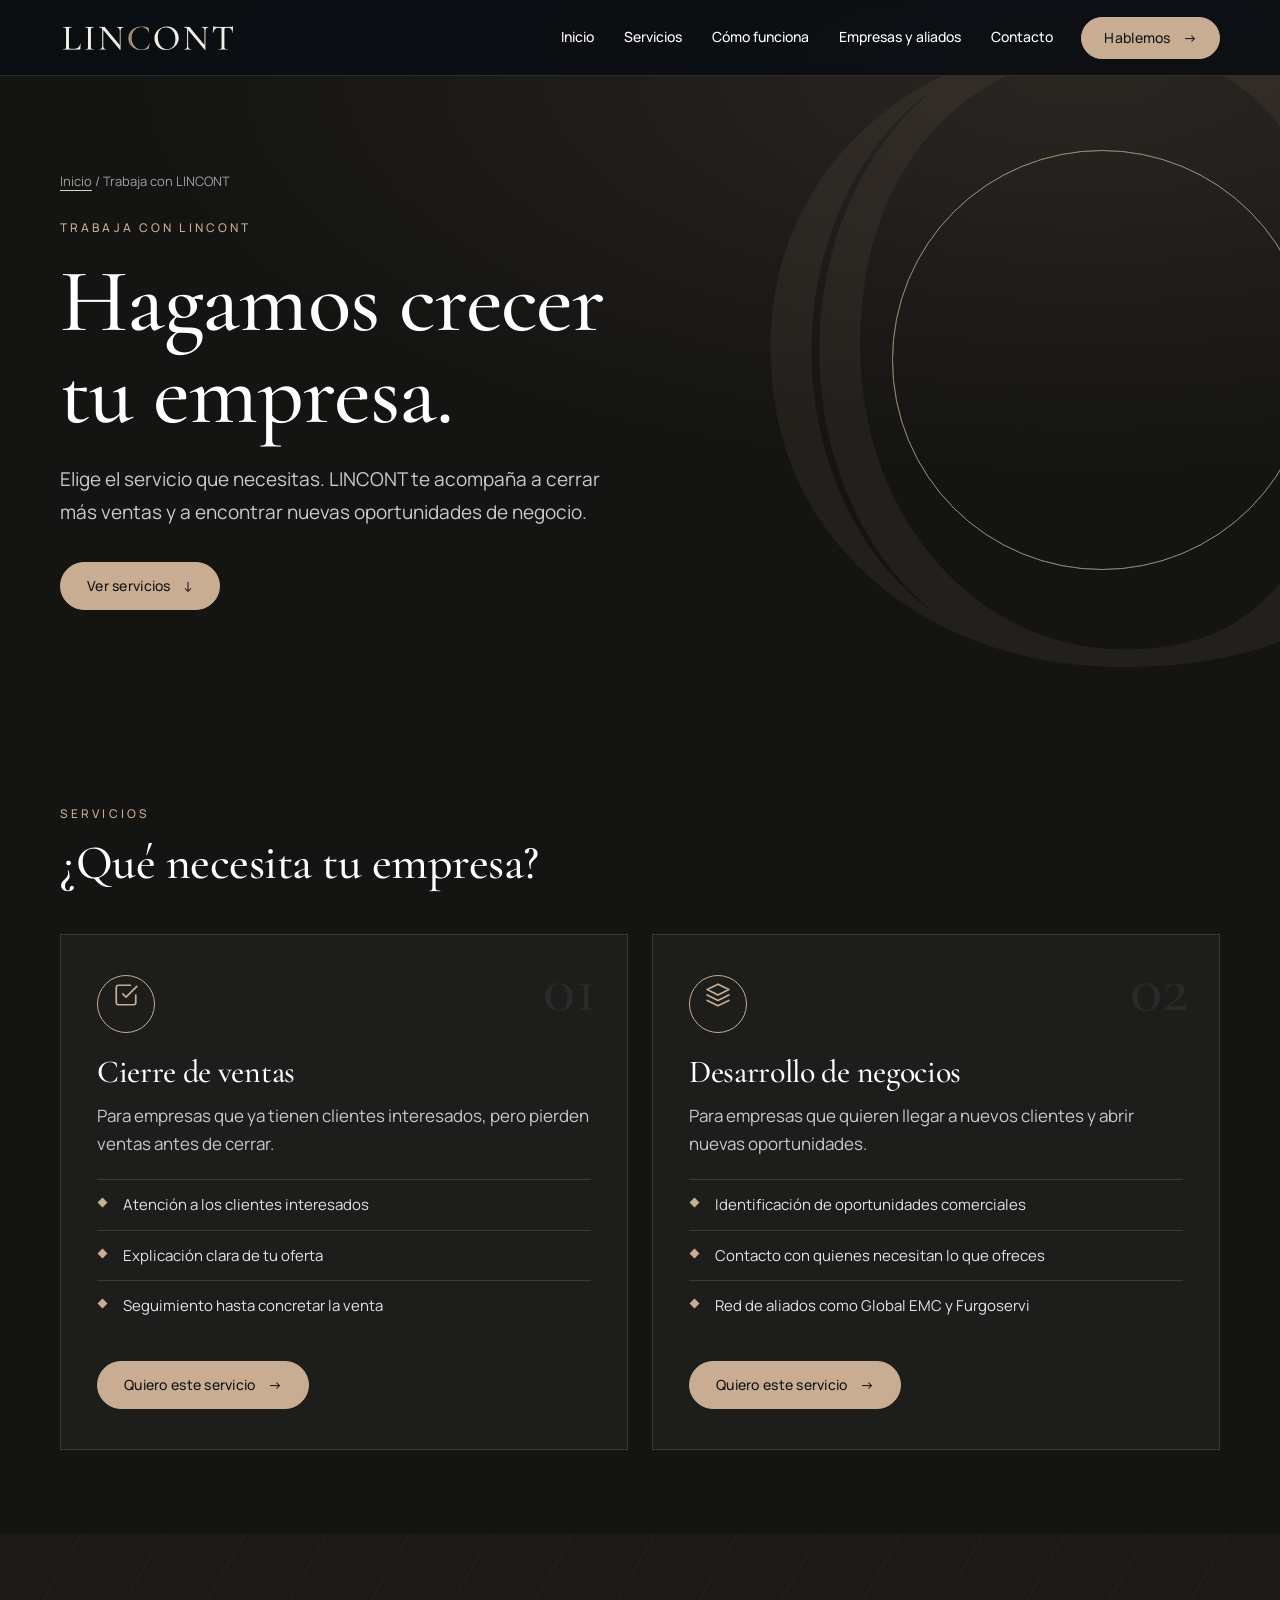
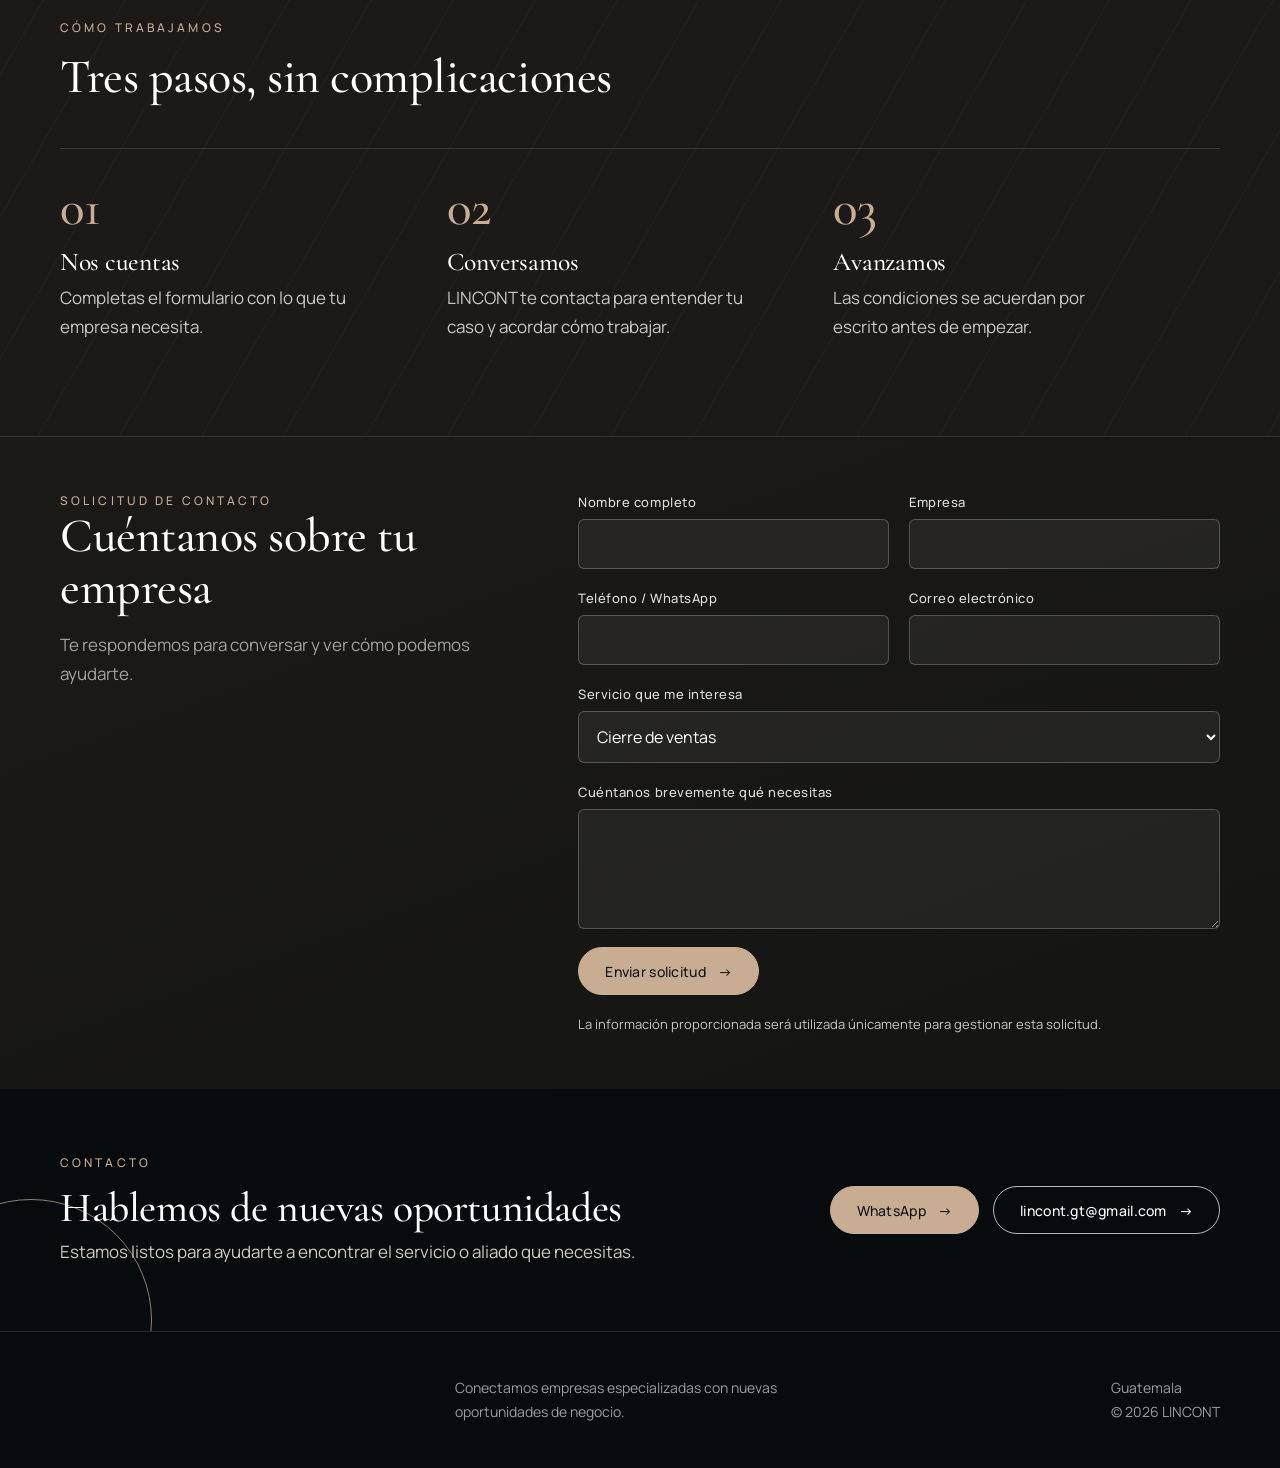
<file: trabaja-con-lincont.html>
<!doctype html>
<html lang="es">
<head>
<meta charset="utf-8">
<meta name="viewport" content="width=device-width, initial-scale=1">
<title>Trabaja con LINCONT</title>
<meta name="description" content="Contrata a LINCONT para cierre de ventas y desarrollo de negocios.">
<meta name="theme-color" content="#F7F5F0">
<meta property="og:title" content="Trabaja con LINCONT">
<meta property="og:description" content="Contrata a LINCONT para cierre de ventas y desarrollo de negocios.">
<meta property="og:type" content="website">
<meta property="og:locale" content="es_GT">
<link rel="icon" type="image/png" href="assets/lincont-isologo.png">
<link rel="preconnect" href="https://fonts.googleapis.com">
<link rel="preconnect" href="https://fonts.gstatic.com" crossorigin>
<link href="https://fonts.googleapis.com/css2?family=Cormorant+Garamond:ital,wght@0,400;0,500;0,600;1,400;1,500&family=Manrope:wght@400;500;600&display=swap" rel="stylesheet">
<link rel="stylesheet" href="styles.css">
<script>if(!matchMedia("(prefers-reduced-motion:reduce)").matches)document.documentElement.classList.add("js")</script>
</head>
<body>
<a class="skip" href="#main">Ir al contenido</a>
<div class="tp theme-join"><header>
 <div class="wrap nav">
  <a href="index.html" aria-label="LINCONT, inicio"><img class="logo" src="assets/lincont-logo-negativo.png" alt="LINCONT" width="176" height="30"></a>
  <nav class="links" aria-label="Principal"><a href="index.html#inicio">Inicio</a><a href="index.html#servicios">Servicios</a><a href="index.html#como-funciona">Cómo funciona</a><a href="index.html#empresas">Empresas y aliados</a><a href="index.html#contacto">Contacto</a></nav>
  <a class="btn filled" href="index.html#contacto">Hablemos <span aria-hidden="true">→</span></a>
  <button class="burger" aria-label="Abrir menú" aria-expanded="false" aria-controls="mobile"><span></span></button>
 </div>
</header>
<div class="mobile" id="mobile" role="dialog" aria-modal="true" aria-label="Menú">
 <div class="mtop"><img class="logo" src="assets/lincont-logo.png" alt="LINCONT"><button class="x" aria-label="Cerrar menú">×</button></div>
 <nav><a href="index.html#inicio">Inicio</a><a href="index.html#servicios">Servicios</a><a href="index.html#como-funciona">Cómo funciona</a><a href="index.html#empresas">Empresas y aliados</a><a href="index.html#contacto">Contacto</a></nav>
</div>
<main id="main">
<section class="jh">
 <div class="jbg" aria-hidden="true"><img src="assets/lincont-c.svg" alt=""><i></i><i></i><i></i></div>
 <div class="wrap jh-in">
  <p class="crumbs"><a href="index.html">Inicio</a> / Trabaja con LINCONT</p>
  <div class="eyebrow">Trabaja con LINCONT</div>
  <h1>Hagamos crecer<br>tu empresa.</h1>
  <p class="lead">Elige el servicio que necesitas. LINCONT te acompaña a cerrar más ventas y a encontrar nuevas oportunidades de negocio.</p>
  <a class="btn filled" href="#servicios">Ver servicios <span aria-hidden="true">↓</span></a>
 </div>
</section>
<section class="sec" id="servicios"><div class="wrap">
 <div class="jtitle r"><div class="eyebrow">Servicios</div><h2>¿Qué necesita tu empresa?</h2></div>
 <div class="jgrid"><article class="jcard r" style="--d:0"><div class="jic"><svg class="ic" viewBox="0 0 24 24" aria-hidden="true"><path d="m9 11 3 3L22 4"/><path d="M21 12v7a2 2 0 0 1-2 2H5a2 2 0 0 1-2-2V5a2 2 0 0 1 2-2h11"/></svg></div><div class="jn">01</div><h3>Cierre de ventas</h3><p>Para empresas que ya tienen clientes interesados, pero pierden ventas antes de cerrar.</p><ul><li>Atención a los clientes interesados</li><li>Explicación clara de tu oferta</li><li>Seguimiento hasta concretar la venta</li></ul><button type="button" class="btn filled" data-rol="Cierre de ventas">Quiero este servicio <span aria-hidden="true">→</span></button></article><article class="jcard r" style="--d:1"><div class="jic"><svg class="ic" viewBox="0 0 24 24" aria-hidden="true"><path d="m12 2-10 5 10 5 10-5z"/><path d="m2 17 10 5 10-5M2 12l10 5 10-5"/></svg></div><div class="jn">02</div><h3>Desarrollo de negocios</h3><p>Para empresas que quieren llegar a nuevos clientes y abrir nuevas oportunidades.</p><ul><li>Identificación de oportunidades comerciales</li><li>Contacto con quienes necesitan lo que ofreces</li><li>Red de aliados como Global EMC y Furgoservi</li></ul><button type="button" class="btn filled" data-rol="Desarrollo de negocios">Quiero este servicio <span aria-hidden="true">→</span></button></article></div>
</div></section>
<section class="sec alt"><div class="wrap">
 <div class="jtitle r"><div class="eyebrow">Cómo trabajamos</div><h2>Tres pasos, sin complicaciones</h2></div>
 <div class="jsteps">
  <div class="jstep r" style="--d:0"><span>01</span><h3>Nos cuentas</h3><p>Completas el formulario con lo que tu empresa necesita.</p></div>
  <div class="jstep r" style="--d:1"><span>02</span><h3>Conversamos</h3><p>LINCONT te contacta para entender tu caso y acordar cómo trabajar.</p></div>
  <div class="jstep r" style="--d:2"><span>03</span><h3>Avanzamos</h3><p>Las condiciones se acuerdan por escrito antes de empezar.</p></div>
 </div>
</div></section>
<section class="formbox" id="formulario">
 <div class="wrap fcols">
  <div><div class="eyebrow">Solicitud de contacto</div><h2>Cuéntanos sobre tu empresa</h2>
  <p style="margin-top:16px;opacity:.78">Te respondemos para conversar y ver cómo podemos ayudarte.</p></div>
  <form id="unete" data-wa data-subject="Nueva solicitud de trabajo con LINCONT" data-intro="Hola, mi empresa quiere trabajar con LINCONT.">
   <div class="f"><label for="nombre">Nombre completo</label><input id="nombre" required autocomplete="name"></div>
   <div class="f"><label for="empresa">Empresa</label><input id="empresa" required autocomplete="organization"></div>
   <div class="f"><label for="telefono">Teléfono / WhatsApp</label><input id="telefono" type="tel" required autocomplete="tel"></div>
   <div class="f"><label for="correo">Correo electrónico</label><input id="correo" type="email" autocomplete="email"></div>
   <div class="f full"><label for="rol">Servicio que me interesa</label><select id="rol"><option>Cierre de ventas</option><option>Desarrollo de negocios</option></select></div>
   <div class="f full"><label for="mensaje">Cuéntanos brevemente qué necesitas</label><textarea id="mensaje" required></textarea></div>
   <div class="full"><button class="btn filled" type="submit">Enviar solicitud <span aria-hidden="true">→</span></button></div>
   <p class="priv">La información proporcionada será utilizada únicamente para gestionar esta solicitud.</p>
   <div class="ok" role="status"></div>
  </form>
 </div>
</section>
<section class="contact" id="contacto">
 <div class="wrap cwrap">
  <div><div class="eyebrow">Contacto</div><h2>Hablemos de nuevas oportunidades</h2><p>Estamos listos para ayudarte a encontrar el servicio o aliado que necesitas.</p></div>
  <div class="cta">
   <a class="btn filled" href="https://wa.me/50247379912?text=Hola%2C%20quiero%20hablar%20con%20LINCONT." target="_blank" rel="noopener">WhatsApp <span aria-hidden="true">→</span></a>
   <a class="btn light" href="mailto:lincont.gt@gmail.com">lincont.gt@gmail.com <span aria-hidden="true">→</span></a>
  </div>
 </div>
</section>

</main>
<script>
document.querySelectorAll('[data-rol]').forEach(function(b){b.addEventListener('click',function(){var s=document.getElementById('rol');if(s)s.value=b.dataset.rol;document.getElementById('formulario').scrollIntoView({behavior:'smooth'})})});
</script>
<footer>
 <div class="wrap fgrid">
  <img src="assets/lincont-logo-negativo.png" alt="LINCONT" width="160" height="27">
  <p>Conectamos empresas especializadas con nuevas oportunidades de negocio.</p>
  <p class="r">Guatemala<br><small>© <span id="y">2026</span> LINCONT</small></p>
 </div>
</footer></div>
<script>
const $=s=>document.querySelector(s);
const m=$('#mobile'),b=$('.burger');
function setMenu(o){m.classList.toggle('open',o);b.setAttribute('aria-expanded',o);document.body.style.overflow=o?'hidden':'';}
b.addEventListener('click',()=>setMenu(true));
$('.x').addEventListener('click',()=>setMenu(false));
m.querySelectorAll('a').forEach(a=>a.addEventListener('click',()=>setMenu(false)));
document.addEventListener('keydown',e=>{if(e.key==='Escape')setMenu(false)});
$('#y').textContent=new Date().getFullYear();
const fd=$('#fecha');if(fd)fd.min=new Date().toISOString().slice(0,10);
document.addEventListener('click',e=>{
  const a=e.target.closest&&e.target.closest('a[href^="mailto:"]');
  if(!a||/Android|iPhone|iPad|Mobile/i.test(navigator.userAgent))return;
  e.preventDefault();
  const u=new URL(a.href);
  const q=new URLSearchParams({view:'cm',fs:'1',to:u.pathname});
  if(u.searchParams.get('subject'))q.set('su',u.searchParams.get('subject'));
  if(u.searchParams.get('body'))q.set('body',u.searchParams.get('body'));
  window.open('https://mail.google.com/mail/?'+q.toString(),'_blank');
});
const KEY='';
const f=$('form[data-wa]');
if(f)f.addEventListener('submit',e=>{
  e.preventDefault();
  const rows=[];
  f.querySelectorAll('input,select,textarea').forEach(el=>{
    const l=f.querySelector('label[for="'+el.id+'"]');
    if(l)rows.push([l.textContent,el.value.trim()||'-']);
  });
  const text=[f.dataset.intro,''].concat(rows.map(r=>r[0]+': '+r[1])).join('\n');
  const wa='https://wa.me/50247379912?text='+encodeURIComponent(text);
  const ok=$('.ok'),btn=f.querySelector('button[type=submit]');
  function show(h){ok.classList.add('show');ok.innerHTML=h}
  const mailto='mailto:lincont.gt@gmail.com?subject='+encodeURIComponent(f.dataset.subject||'Solicitud de cita')+'&body='+encodeURIComponent(text);
  function viaWA(){
    show('<strong>No pudimos enviar la solicitud desde aquí.</strong> Puedes enviarla por <a style="text-decoration:underline" href="'+mailto+'">correo</a> o por <a style="text-decoration:underline" href="'+wa+'" target="_blank" rel="noopener">WhatsApp</a>.');
  }
  btn.disabled=true;
  const mail=f.querySelector('input[type=email]');
  let url,payload;
  if(KEY){
    url='https://api.web3forms.com/submit';
    payload={access_key:KEY,subject:f.dataset.subject||'Nueva solicitud desde la página de LINCONT',from_name:'Página de LINCONT',message:text};
    rows.forEach(r=>payload[r[0]]=r[1]);
    if(mail&&mail.value)payload.email=mail.value;
  }else{
    url='https://formsubmit.co/ajax/lincont.gt@gmail.com';
    payload={_subject:f.dataset.subject||'Nueva solicitud desde la página de LINCONT',_template:'table',_captcha:'false'};
    rows.forEach(r=>payload[r[0]]=r[1]);
    if(mail&&mail.value)payload._replyto=mail.value;
  }
  fetch(url,{method:'POST',headers:{'Content-Type':'application/json',Accept:'application/json'},body:JSON.stringify(payload)})
   .then(r=>r.json()).then(j=>{
     if(j.success===true||j.success==='true'){f.reset();show('<strong>Solicitud enviada.</strong> Te escribiremos para confirmar tu cita. Si necesitas una respuesta rápida, <a style="text-decoration:underline" href="'+wa+'" target="_blank" rel="noopener">escríbenos por WhatsApp</a>.')}
     else viaWA();
   }).catch(viaWA).finally(()=>{btn.disabled=false});
});
</script>
<script>
(function(){
 var els=document.querySelectorAll('[data-count]');
 if(!els.length||!('IntersectionObserver' in window)||matchMedia('(prefers-reduced-motion:reduce)').matches)return;
 function run(el){var t=+el.dataset.count,suf=el.dataset.suf||'',s=performance.now();(function f(n){var k=Math.min((n-s)/1600,1),e=1-Math.pow(1-k,3);el.textContent=Math.round(t*e)+suf;if(k<1)requestAnimationFrame(f)})(s)}
 var io=new IntersectionObserver(function(es){es.forEach(function(e){if(e.isIntersecting){run(e.target);io.unobserve(e.target)}})},{threshold:.6});
 els.forEach(function(el){io.observe(el)});
})();

(function(){
 var st=document.querySelector('.stage');if(!st)return;
 var NS='http://www.w3.org/2000/svg',svg=st.querySelector('.net'),c=st.querySelector('.bigc');
 function build(){
  var sr=st.getBoundingClientRect(),cr=c.getBoundingClientRect();if(!sr.width||!cr.width)return;
  svg.setAttribute('viewBox','0 0 '+sr.width+' '+sr.height);svg.innerHTML='';
  var cx=cr.left-sr.left+cr.width*.5,cy=cr.top-sr.top+cr.height*.5;
  st.querySelectorAll('.chip').forEach(function(ch,k){
   var r=ch.getBoundingClientRect(),x=r.left-sr.left+r.width/2,y=r.top-sr.top+r.height/2;
   var L=Math.hypot(cx-x,cy-y),d='M'+x+' '+y+' L'+cx+' '+cy;
   var p=document.createElementNS(NS,'path');p.setAttribute('d',d);p.setAttribute('class','conn');p.style.setProperty('--L',L);p.style.setProperty('--k',k);svg.appendChild(p);
   var dot=document.createElementNS(NS,'circle');dot.setAttribute('r','3.5');dot.setAttribute('class','pulse');
   var am=document.createElementNS(NS,'animateMotion');am.setAttribute('path',d);am.setAttribute('dur',(3.2+k*.5)+'s');am.setAttribute('begin',(2.4+k*.6)+'s');am.setAttribute('repeatCount','indefinite');dot.appendChild(am);svg.appendChild(dot);
  });
 }
 addEventListener('load',build);addEventListener('resize',build);setTimeout(build,300);
 if(document.fonts&&document.fonts.ready)document.fonts.ready.then(build);
})();

(function(){
 var d=document,h=d.documentElement;
 if(!h.classList.contains('js'))return;
 var hd=d.querySelector('header'),st=d.querySelector('.stage'),hero=d.querySelector('.hero');
 var pr=d.createElement('div');pr.id='prog';d.body.appendChild(pr);
 function onS(){var y=window.scrollY,mx=h.scrollHeight-innerHeight;pr.style.transform='scaleX('+(mx>0?Math.min(y/mx,1):0)+')';hd.classList.toggle('sc',y>20);if(st)st.style.setProperty('--sy',y)}
 addEventListener('scroll',onS,{passive:true});onS();
 if(hero&&st&&matchMedia('(pointer:fine)').matches){
  hero.addEventListener('mousemove',function(e){var r=hero.getBoundingClientRect();st.style.setProperty('--mx',((e.clientX-r.left)/r.width-.5)*2);st.style.setProperty('--my',((e.clientY-r.top)/r.height-.5)*2)});
  hero.addEventListener('mouseleave',function(){st.style.setProperty('--mx',0);st.style.setProperty('--my',0)});
 }

 if(hero){hero.addEventListener('mousemove',function(e){var r=hero.getBoundingClientRect();hero.style.setProperty('--gx',(e.clientX-r.left)+'px');hero.style.setProperty('--gy',(e.clientY-r.top)+'px')})}
 var h1=d.querySelector('.hero h1');
 if(h1){var n=0;(function walk(node){Array.prototype.slice.call(node.childNodes).forEach(function(c){
  if(c.nodeType===3){var f=d.createDocumentFragment();c.textContent.split(/(\s+)/).forEach(function(p){if(!p)return;
   if(/^\s+$/.test(p)){f.appendChild(d.createTextNode(' '))}else{var w=d.createElement('span');w.className='w';var i=d.createElement('i');i.style.setProperty('--i',n++);i.textContent=p;w.appendChild(i);f.appendChild(w)}});
   node.replaceChild(f,c)}
  else if(c.nodeType===1)walk(c)})})(h1);h1.classList.add('split')}
 var els=d.querySelectorAll('.top,.sec .wrap>*,.feat,.proj,.list li,.card,.step,.pgrid>div:first-child,.path>*,.agrid>div,.fcols>*,.cwrap>*,.phero .wrap>*,.more-note,.fgrid>*,.jcard,.jstep');
 var cnt=new Map();
 els.forEach(function(el){var k=el.parentNode,i=cnt.get(k)||0;cnt.set(k,i+1);el.style.setProperty('--d',Math.min(i,5));el.classList.add('r')});
 if(!('IntersectionObserver' in window)){els.forEach(function(el){el.classList.add('in')});return}
 var io=new IntersectionObserver(function(es){es.forEach(function(e){if(e.isIntersecting){e.target.classList.add('in');io.unobserve(e.target)}})},{threshold:.12,rootMargin:'0px 0px -6% 0px'});
 els.forEach(function(el){io.observe(el)});
})();
</script>
</body>
</html>
</file>
<file: styles.css>
:root{
  --cream:#F7F5F0; --paper:#FBFAF7; --ink:#171717; --taupe:#9A7E69; --taupe-d:#8A6F5B;
  --muted:#68645E; --line:#DDD6CB; --soft:#EFEBE3; --max:1160px;
  --serif:"Cormorant Garamond",Georgia,"Times New Roman",serif;
  --sans:Manrope,system-ui,-apple-system,"Segoe UI",Arial,sans-serif;
}
*{box-sizing:border-box;margin:0;padding:0}
html{scroll-behavior:smooth;scroll-padding-top:84px}
body{background:var(--cream);color:var(--ink);font-family:var(--sans);font-size:17px;line-height:1.7;-webkit-font-smoothing:antialiased}
a{color:inherit;text-decoration:none}
img{max-width:100%;display:block}
:focus-visible{outline:2px solid var(--taupe-d);outline-offset:3px}
.wrap{width:min(calc(100% - 64px),var(--max));margin:0 auto}
.serif{font-family:var(--serif)}
.eyebrow{font-size:12px;letter-spacing:.26em;text-transform:uppercase;font-weight:500;color:var(--muted)}
h1,h2,h3{font-family:var(--serif);font-weight:500;line-height:1.08;letter-spacing:-.01em}
h2{font-size:clamp(2.1rem,4vw,3rem)}
.skip{position:absolute;left:-999px;background:var(--ink);color:#fff;padding:10px 16px;z-index:100}
.skip:focus{left:8px;top:8px}

/* Botones */
.btn{display:inline-flex;align-items:center;gap:12px;min-height:48px;padding:0 26px;border:1px solid var(--taupe-d);border-radius:999px;font:500 14px var(--sans);letter-spacing:.02em;cursor:pointer;background:transparent;color:var(--ink);transition:transform .2s,background .2s,color .2s}
.btn:hover{transform:translateY(-1px)}
.btn.filled{background:var(--taupe-d);color:#fff}
.btn.filled:hover{background:#7a604d}
.btn.ghost:hover{background:var(--taupe-d);color:#fff}
.btn.light{border-color:rgba(255,255,255,.7);color:#fff}
.btn.light:hover{background:#fff;color:var(--ink)}

/* Header */
header{position:fixed;inset:0 0 auto 0;z-index:40;height:76px;background:rgba(247,245,240,.95);backdrop-filter:blur(10px);border-bottom:1px solid var(--line)}
.nav{height:100%;display:flex;align-items:center;gap:28px}
.logo{width:176px}
.links{display:flex;gap:30px;margin-left:auto;font-size:14px;font-weight:500}
.links a{padding:8px 0;border-bottom:1px solid transparent}
.links a:hover,.links a[aria-current]{border-color:var(--ink)}
.nav .btn{min-height:42px;padding:0 22px}
.burger{display:none;margin-left:auto;width:46px;height:46px;border:1px solid var(--line);border-radius:50%;background:none;cursor:pointer}
.burger span,.burger span:before,.burger span:after{display:block;width:18px;height:1.5px;background:var(--ink);margin:auto;position:relative;content:""}
.burger span:before{position:absolute;top:-6px;left:0}.burger span:after{position:absolute;top:6px;left:0}
.mobile{display:none}

/* Hero */
.hero{padding:76px 0 0;position:relative;overflow:hidden;background:linear-gradient(180deg,var(--cream),var(--paper))}
.hero-grid{display:grid;grid-template-columns:1.05fr .95fr;align-items:center;min-height:600px;gap:24px;padding:48px 0}
.hero h1{font-size:clamp(2.4rem,4.6vw,3.9rem);margin:20px 0 24px;line-height:1.05}
.hero h1 em{color:var(--taupe);font-style:italic;font-weight:400}
.hero .lead{max-width:490px;color:var(--muted);font-size:18px;margin-bottom:34px}
.cta{display:flex;flex-wrap:wrap;gap:14px}
.stage{position:relative;height:560px}
.shape{position:absolute;background:linear-gradient(160deg,rgba(217,210,200,.9),rgba(238,233,225,.5))}
.s1{left:6%;top:6%;width:30%;height:92%;clip-path:polygon(0 12%,100% 0,100% 100%,0 100%)}
.s2{left:30%;top:0;width:24%;height:88%;clip-path:polygon(0 0,100% 18%,100% 100%,0 100%);opacity:.8}
.s3{left:48%;top:22%;width:26%;height:72%;clip-path:polygon(0 8%,100% 0,100% 100%,0 100%);opacity:.6}
.bigc{position:absolute;left:4%;top:12%;width:56%;opacity:.96}
.seal{position:absolute;right:0;top:4%;width:116px}
.side{position:absolute;right:0;bottom:14%;max-width:150px;padding-left:20px;border-left:1px solid #C9C2B7;font-size:11px;letter-spacing:.24em;text-transform:uppercase;line-height:2.1;color:var(--muted)}

/* Servicios */
.services{background:var(--paper);padding:96px 0}
.top{display:flex;justify-content:space-between;align-items:flex-end;gap:24px;margin-bottom:44px}
.top p{color:var(--muted);max-width:480px;margin-top:16px}
.textlink{font-size:14px;font-weight:500;border-bottom:1px solid var(--ink);padding-bottom:4px;white-space:nowrap}
.grid{display:grid;grid-template-columns:repeat(auto-fit,minmax(280px,1fr));gap:18px}
.card{position:relative;min-height:340px;border:1px solid var(--line);background:var(--soft);padding:30px 26px;display:flex;flex-direction:column;overflow:hidden}
.card .num{font:500 1.1rem var(--serif);color:var(--taupe-d);letter-spacing:.14em;margin-bottom:auto}
.card h3{font-size:1.7rem;margin:22px 0 8px}
.card .prov{font-size:12px;letter-spacing:.2em;text-transform:uppercase;color:var(--muted);font-weight:500}
.card p{font-size:15px;color:var(--muted);margin:10px 0 22px}
.card .btn{align-self:flex-start;min-height:42px;padding:0 20px}
.card.dark{background:#1B1B1A;color:#fff;border-color:#1B1B1A}
.card.dark .prov,.card.dark p,.card.dark .num{color:#D8D2C8}
.card.dark:before{content:"";position:absolute;inset:0;background:
  repeating-linear-gradient(120deg,transparent 0 46px,rgba(154,126,105,.14) 46px 47px),
  linear-gradient(180deg,rgba(154,126,105,.22),transparent 60%)}
.card.dark>*{position:relative}
.card.soon{background:transparent;border-style:dashed}
.card.soon h3{color:#4a4640}
.tag{display:inline-block;font-size:11px;letter-spacing:.2em;text-transform:uppercase;border:1px solid var(--taupe);color:var(--taupe-d);border-radius:999px;padding:4px 12px;margin-bottom:6px;align-self:flex-start}

/* Proceso */
.process{background:var(--soft);padding:88px 0}
.pgrid{display:grid;grid-template-columns:1fr 1fr 1fr 1fr;gap:0;align-items:start}
.pgrid h2{font-size:clamp(2rem,3.4vw,2.6rem);margin-top:14px;max-width:260px}
.step{padding:0 30px;border-left:1px solid #D2CABD}
.step .n{width:46px;height:46px;border:1px solid var(--taupe);border-radius:50%;display:grid;place-items:center;font:500 1.1rem var(--serif);color:var(--taupe-d);margin-bottom:16px}
.step h3{font-size:1.5rem;margin-bottom:8px}
.step p{color:var(--muted);font-size:15.5px}

/* Dos caminos */
.paths{display:grid;grid-template-columns:1fr 1fr}
.path{padding:84px max(32px,calc((100vw - var(--max))/2)) 84px 64px}
.path:first-child{padding-left:max(32px,calc((100vw - var(--max))/2));padding-right:64px}
.path h2{margin:16px 0 18px;font-size:clamp(2rem,3.4vw,2.7rem)}
.path p{max-width:430px;color:var(--muted);margin-bottom:28px}
.path.dark{background:linear-gradient(120deg,#171717,#262523);color:#fff;position:relative;overflow:hidden}
.path.dark:after{content:"";position:absolute;right:-60px;top:-40px;width:340px;height:340px;border:1px solid rgba(154,126,105,.5);border-radius:50%}
.path.dark p,.path.dark .eyebrow{color:#D8D2C8}
.path.light{background:var(--paper)}

/* Aliados */
.allies{background:var(--paper);padding:70px 0;border-top:1px solid var(--line)}
.agrid{display:grid;grid-template-columns:1.2fr 1fr 1fr 1fr;align-items:center;gap:0}
.agrid h2{font-size:clamp(1.8rem,3vw,2.3rem);margin-top:12px;max-width:300px}
.ally{padding:10px 28px;border-left:1px solid var(--line);min-height:84px;display:flex;flex-direction:column;justify-content:center}
.ally b{font:600 1.5rem var(--serif)}
.ally span{font-size:11px;letter-spacing:.16em;text-transform:uppercase;color:var(--muted)}
.ally.more{font-size:15px;color:var(--muted)}

/* Contacto */
.contact{background:#171717;color:#fff;padding:64px 0;position:relative;overflow:hidden}
.contact:before{content:"";position:absolute;left:-90px;bottom:-110px;width:240px;height:240px;border:1px solid #8E806D;border-radius:50%}
.cwrap{display:flex;align-items:center;justify-content:space-between;gap:30px;flex-wrap:wrap;position:relative}
.contact h2{font-size:clamp(1.9rem,3.4vw,2.6rem);margin:12px 0 8px}
.contact p{color:#D0CABF}
.contact .eyebrow{color:#C9BDAF}

/* Footer */
footer{background:var(--paper);padding:44px 0;border-top:1px solid var(--line)}
.fgrid{display:grid;grid-template-columns:1fr 1fr 1fr;align-items:center;gap:24px}
.fgrid img{width:160px}
.fgrid p,.fgrid small{font-size:14px;color:var(--muted)}
.fgrid .r{justify-self:end}

/* Página de servicio */
.phero{padding:150px 0 70px;background:linear-gradient(180deg,var(--cream),var(--paper))}
.crumbs{font-size:13px;color:var(--muted);margin-bottom:26px}
.crumbs a{border-bottom:1px solid var(--line)}
.phero h1{font-size:clamp(2.6rem,5.4vw,4.2rem);margin:16px 0 20px}
.phero p.lead{max-width:640px;color:var(--muted);font-size:19px}
.sec{padding:84px 0}
.sec.alt{background:var(--paper)}
.two{display:grid;grid-template-columns:1fr 2fr;gap:64px}
.sec h2{margin:14px 0 0}
.sec p+p{margin-top:16px}
.note{font-size:14px;color:var(--muted);border-left:2px solid var(--taupe);padding-left:16px;margin-top:22px}
.list{list-style:none;display:grid;grid-template-columns:1fr 1fr;gap:0 40px}
.list li{padding:16px 0 16px 28px;border-bottom:1px solid var(--line);position:relative;font-size:16px}
.list li:before{content:"";position:absolute;left:0;top:28px;width:12px;height:1px;background:var(--taupe-d)}

/* Formulario */
.formbox{background:var(--soft);padding:54px 0}
.fcols{display:grid;grid-template-columns:1fr 1.4fr;gap:60px;align-items:start}
form{display:grid;grid-template-columns:1fr 1fr;gap:18px 20px}
.f{display:flex;flex-direction:column;gap:6px}
.f.full{grid-column:1/-1}
label{font-size:13px;font-weight:500;letter-spacing:.04em}
input,select,textarea{font:400 16px var(--sans);color:var(--ink);background:#fff;border:1px solid #CFC7BA;border-radius:6px;padding:13px 14px;width:100%}
textarea{min-height:120px;resize:vertical}
input:focus,select:focus,textarea:focus{outline:2px solid var(--taupe-d);outline-offset:1px;border-color:var(--taupe-d)}
.priv{font-size:13px;color:var(--muted);grid-column:1/-1}
.ok{display:none;grid-column:1/-1;background:#fff;border:1px solid var(--taupe);padding:16px;font-size:15px}
.ok.show{display:block}

@media(max-width:980px){
  .wrap{width:min(calc(100% - 40px),var(--max))}
  .links,.nav>.btn{display:none}
  .burger{display:block}
  .mobile{position:fixed;inset:0;z-index:60;background:var(--cream);padding:24px 24px 40px;overflow:auto}
  .mobile.open{display:block}
  .mobile .mtop{display:flex;justify-content:space-between;align-items:center;margin-bottom:46px}
  .mobile .x{width:46px;height:46px;border:1px solid var(--line);border-radius:50%;background:none;font-size:26px;cursor:pointer}
  .mobile nav{display:grid;gap:6px}
  .mobile nav a{font:500 2rem var(--serif);padding:10px 0;border-bottom:1px solid var(--line)}
  .hero-grid{grid-template-columns:1fr;min-height:0;padding:24px 0 48px}
  .stage{height:380px;order:-1;margin:0 -10px}
  .seal{width:92px}
  .side{display:none}
  .grid{grid-template-columns:1fr 1fr}
  .top{flex-direction:column;align-items:flex-start}
  .pgrid{grid-template-columns:1fr 1fr;gap:34px 0}
  .pgrid>div:first-child{grid-column:1/-1}
  .step:nth-child(2){border-left:0;padding-left:0}
  .paths{grid-template-columns:1fr}
  .path,.path:first-child{padding:64px 24px}
  .agrid{grid-template-columns:1fr 1fr;gap:20px 0}
  .agrid>div:first-child{grid-column:1/-1}
  .ally:nth-child(2){border-left:0;padding-left:0}
  .two,.fcols{grid-template-columns:1fr;gap:30px}
  .fgrid{grid-template-columns:1fr}.fgrid .r{justify-self:start}
}
@media(max-width:620px){
  body{font-size:16.5px}
  .grid{grid-template-columns:1fr}
  .card{min-height:300px}
  .pgrid{grid-template-columns:1fr}
  .step{border-left:0;border-top:1px solid #D2CABD;padding:22px 0 0}
  .agrid{grid-template-columns:1fr}.ally{border-left:0;border-top:1px solid var(--line);padding-left:0}
  .list{grid-template-columns:1fr}
  form{grid-template-columns:1fr}
  .stage{height:320px}
  .logo{width:150px}
  .cta .btn{width:100%;justify-content:space-between}
}
@media(prefers-reduced-motion:reduce){html{scroll-behavior:auto}*{transition:none!important}}

.more-note{margin-top:26px;color:var(--muted);font-size:15px}
.rolegrid{display:grid;grid-template-columns:repeat(auto-fit,minmax(260px,1fr));gap:18px}
.card.role{min-height:0;background:var(--cream)}
.card.role h3{margin:0 0 10px}
.card.role p{margin:0}

/* ===== Movimiento ===== */
/* Intro del hero */
.hero .eyebrow{animation:rise .8s .05s backwards cubic-bezier(.2,.7,.1,1)}
.hero .lead{animation:rise .9s .8s backwards cubic-bezier(.2,.7,.1,1)}
.hero .cta{animation:rise .9s 1s backwards cubic-bezier(.2,.7,.1,1)}
@keyframes rise{from{opacity:0;translate:0 22px}}
.js .hero h1:not(.split){visibility:hidden}
.w{display:inline-block;overflow:hidden;vertical-align:bottom;padding-bottom:.14em;margin-bottom:-.14em}
.w>i{display:inline-block;font-style:inherit;animation:wordUp 1s cubic-bezier(.2,.7,.1,1) backwards;animation-delay:calc(.2s + var(--i)*.075s)}
@keyframes wordUp{from{translate:0 115%}}

/* Escenario: formas, C, sello */
.stage{--seal:116px}
.shape{animation:shapeIn 1.5s cubic-bezier(.2,.7,.1,1) backwards;transition:translate .7s ease-out}
.s1{animation-delay:.1s;translate:calc(var(--mx,0)*-12px) calc(var(--my,0)*-8px + var(--sy,0)*.07px)}
.s2{animation-delay:.25s;translate:calc(var(--mx,0)*8px) calc(var(--my,0)*-10px + var(--sy,0)*.12px)}
.s3{animation-delay:.4s;translate:calc(var(--mx,0)*-18px) calc(var(--my,0)*6px + var(--sy,0)*.04px)}
@keyframes shapeIn{from{opacity:0;translate:0 70px}}
.bigc{transition:translate .6s ease-out;translate:calc(var(--mx,0)*16px) calc(var(--my,0)*12px + var(--sy,0)*-.05px);animation:cIn 1.8s .3s cubic-bezier(.2,.7,.1,1) backwards,floatc 11s 2.1s ease-in-out infinite alternate}
@keyframes cIn{from{opacity:0;scale:.88;rotate:-6deg}}
@keyframes floatc{from{scale:1;rotate:0deg}to{scale:1.035;rotate:1deg}}
.seal{width:var(--seal);animation:pop 1.1s 1.1s cubic-bezier(.2,.9,.2,1.2) backwards}
@keyframes pop{from{opacity:0;scale:.5}}
.ring{position:absolute;right:-14px;top:calc(4% - 14px);width:calc(var(--seal) + 28px);height:calc(var(--seal) + 28px);border:1px dashed var(--taupe);border-radius:50%;opacity:.75;animation:spin 46s linear infinite,fadeIn 1.2s 1.5s backwards}
.ring:after{content:"";position:absolute;top:-4px;left:50%;width:8px;height:8px;margin-left:-4px;border-radius:50%;background:var(--taupe-d)}
@keyframes spin{to{rotate:360deg}}
@keyframes fadeIn{from{opacity:0}}
.side{animation:fadeIn 1s 1.6s backwards}

/* Cinta de sectores */
.ticker{overflow:hidden;white-space:nowrap;border-block:1px solid var(--line);background:var(--cream);padding:20px 0}
.track{display:inline-flex;animation:marq 48s linear infinite}
.ticker:hover .track{animation-play-state:paused}
.grp{display:inline-flex}
.grp span{font:italic 400 1.55rem var(--serif);color:var(--muted);padding-right:54px;position:relative}
.grp span:after{content:"";position:absolute;right:23px;top:50%;width:7px;height:7px;background:var(--taupe);transform:translateY(-50%) rotate(45deg)}
@keyframes marq{to{transform:translateX(-50%)}}

/* Revelado al hacer scroll */
.js .r{opacity:0;translate:0 30px;transition:opacity 1s cubic-bezier(.2,.7,.1,1),translate 1s cubic-bezier(.2,.7,.1,1);transition-delay:calc(var(--d,0)*110ms)}
.js .r.in{opacity:1;translate:0 0}
.js .card.r{transition:opacity 1s cubic-bezier(.2,.7,.1,1),translate 1s cubic-bezier(.2,.7,.1,1),transform .4s ease,box-shadow .4s ease;transition-delay:calc(var(--d,0)*110ms),calc(var(--d,0)*110ms),0s,0s}
.card{transition:transform .4s ease,box-shadow .4s ease}
.card:hover{transform:translateY(-8px);box-shadow:0 22px 44px rgba(23,23,23,.14)}
.card.role:hover{box-shadow:0 18px 36px rgba(23,23,23,.1)}

/* Tarjeta oscura: líneas en movimiento */
.card.dark:before{background:linear-gradient(180deg,rgba(154,126,105,.22),transparent 60%)}
.card.dark:after{content:"";position:absolute;inset:0 -120px;background:repeating-linear-gradient(120deg,transparent 0 46px,rgba(154,126,105,.17) 46px 47px);animation:lines 9s linear infinite;pointer-events:none}
.card.dark>*{position:relative;z-index:1}
@keyframes lines{to{transform:translateX(54.27px)}}

/* Botones */
.btn span[aria-hidden]{display:inline-block;transition:transform .3s ease}
.btn:hover span[aria-hidden]{transform:translateX(5px)}
.links a{transition:border-color .3s}

/* Cabecera y progreso */
header{transition:height .35s ease,box-shadow .35s ease}
header.sc{height:62px;box-shadow:0 8px 28px rgba(23,23,23,.07)}
header .logo{transition:width .35s ease}
header.sc .logo{width:150px}
#prog{position:fixed;top:0;left:0;height:2px;width:100%;background:var(--taupe-d);transform-origin:0 50%;transform:scaleX(0);z-index:70}

/* Proceso */
.step{position:relative}
.step:not(:last-child):after{content:"";position:absolute;top:23px;left:92px;right:8px;height:1px;background:var(--taupe);transform-origin:left;transition:transform 1.2s .5s ease}
.js .step:not(:last-child):after{transform:scaleX(0)}
.js .step.in:not(:last-child):after{transform:scaleX(1)}
.step .n{transition:background .7s .35s,color .7s .35s}
.js .step.in .n{background:var(--taupe-d);color:#fff}

/* Fondos que respiran */
.path.dark:after{animation:floatr 13s ease-in-out infinite alternate}
@keyframes floatr{to{translate:-26px 30px;scale:1.1}}
.contact:before{animation:breathe 7s ease-in-out infinite alternate}
@keyframes breathe{to{scale:1.22;opacity:.55}}

@media(max-width:980px){.stage{--seal:92px}.step:after{display:none}}
@media(prefers-reduced-motion:reduce){
  *,*:before,*:after{animation:none!important;transition:none!important}
  .js .r{opacity:1;translate:none}
  .track{animation:none}
}

/* ===== Hero más rico ===== */
.hero{--gx:70%;--gy:40%}
.hero:before{content:"";position:absolute;inset:0;background:radial-gradient(620px circle at var(--gx) var(--gy),rgba(154,126,105,.17),transparent 62%);pointer-events:none;transition:background .2s}
.hero-grid{min-height:660px;position:relative;z-index:2}
.hero h1{font-size:clamp(2.5rem,5vw,4.4rem)}
.bgword{position:absolute;left:0;bottom:-.1em;font:500 clamp(6rem,15vw,13rem)/1 var(--serif);letter-spacing:.08em;color:transparent;-webkit-text-stroke:1px rgba(154,126,105,.2);white-space:nowrap;pointer-events:none;z-index:1;animation:drift 40s ease-in-out infinite alternate,fadeIn 2s .4s backwards}
@keyframes drift{from{translate:0 0}to{translate:-5% 0}}
.side{display:none}
.bigc{left:50%;top:50%;width:50%;translate:calc(-50% + var(--mx,0)*16px) calc(-50% + var(--my,0)*12px + var(--sy,0)*-.05px)}
.s1{left:20%}.s2{left:42%}.s3{left:58%}
.net{position:absolute;inset:0;width:100%;height:100%;overflow:visible;z-index:1}
.conn{fill:none;stroke:var(--taupe);stroke-width:1;stroke-opacity:.55;stroke-dasharray:3 6;animation:draw 1.6s calc(1.6s + var(--k)*.3s) cubic-bezier(.2,.7,.1,1) backwards}
@keyframes draw{from{stroke-dashoffset:var(--L);stroke-dasharray:var(--L)}}
.pulse{fill:var(--taupe-d)}
.chip{position:absolute;z-index:3;display:inline-flex;align-items:center;gap:10px;padding:10px 18px;border:1px solid var(--taupe);border-radius:999px;background:rgba(251,250,247,.82);backdrop-filter:blur(6px);font:500 13px var(--sans);letter-spacing:.04em;color:var(--ink);white-space:nowrap;animation:chipIn .9s calc(1.2s + var(--b)*-.3s) cubic-bezier(.2,.8,.2,1) backwards,bob 6s var(--b) ease-in-out infinite alternate}
.chip:before{content:"";width:7px;height:7px;border-radius:50%;background:var(--taupe-d);box-shadow:0 0 0 0 rgba(138,111,91,.5);animation:ping 2.8s infinite}
@keyframes chipIn{from{opacity:0;scale:.7}}
@keyframes bob{from{translate:0 -6px}to{translate:0 6px}}
@keyframes ping{70%{box-shadow:0 0 0 9px rgba(138,111,91,0)}100%{box-shadow:0 0 0 0 rgba(138,111,91,0)}}
.c1{left:0;top:16%}.c2{right:0;top:44%}.c3{left:2%;top:74%}.c4{right:4%;top:88%}
.scrollcue{position:absolute;left:max(32px,calc((100vw - var(--max))/2));bottom:22px;z-index:3;display:flex;align-items:center;gap:14px;font-size:11px;letter-spacing:.26em;text-transform:uppercase;color:var(--muted);animation:fadeIn 1s 2.2s backwards}
.scrollcue i{display:block;width:1px;height:34px;background:linear-gradient(var(--taupe-d) 50%,transparent 50%) 0 0/1px 200%;animation:cue 1.8s linear infinite}
@keyframes cue{to{background-position:0 -100%}}
.hero .btn.filled{position:relative;overflow:hidden}
.hero .btn.filled:after{content:"";position:absolute;top:0;left:-60%;width:40%;height:100%;background:linear-gradient(100deg,transparent,rgba(255,255,255,.35),transparent);animation:shine 5s 2.6s infinite}
@keyframes shine{0%{left:-60%}30%,100%{left:140%}}
@media(max-width:980px){
  .scrollcue{display:none}
  .stage{height:420px}
  .chip{font-size:12px;padding:8px 14px}
  .c1{left:-2%;top:12%}.c2{right:-2%;top:42%}.c3{left:0;top:72%}.c4{right:0;top:90%}
  .bgword{display:none}
}

/* ===== Páginas de proveedor ===== */
.pv{position:relative;overflow:hidden;color:#fff;padding:140px 0 84px;background:linear-gradient(135deg,var(--pv1),var(--pv2))}
.theme-emc{--pv1:#12171C;--pv2:#26323C;--pva:#D6AE5E}
.theme-furgo{--pv1:#0C1B2D;--pv2:#16344F;--pva:#4FB3D1}
.pv:before{content:"";position:absolute;inset:0;background:radial-gradient(600px circle at var(--gx,75%) var(--gy,30%),rgba(255,255,255,.08),transparent 60%)}
.pv-in{position:relative;z-index:2}
.pv .crumbs,.pv .eyebrow{color:rgba(255,255,255,.72)}
.pv .crumbs a{border-color:rgba(255,255,255,.3)}
.pv h1{font-size:clamp(2.8rem,6vw,5rem);margin:16px 0 10px}
.pv-tag{font:italic 400 clamp(1.3rem,2.4vw,1.9rem) var(--serif);color:var(--pva);margin-bottom:20px}
.pv .lead{max-width:640px;color:rgba(255,255,255,.82);font-size:18px;margin-bottom:30px}
.pv .btn.filled{background:var(--pva);border-color:var(--pva);color:#10151a}
.pv .btn.filled:hover{background:#fff;border-color:#fff}
.pv .btn.light{border-color:rgba(255,255,255,.55)}
.stats{display:grid;grid-template-columns:repeat(4,minmax(0,1fr));gap:0;margin-top:54px;border-top:1px solid rgba(255,255,255,.18)}
.stats div{padding:22px 24px 0 0}
.stats div+div{padding-left:24px;border-left:1px solid rgba(255,255,255,.14)}
.stats dt{font:500 clamp(2.4rem,4vw,3.4rem)/1 var(--serif);color:var(--pva)}
.stats dd{margin-top:8px;font-size:14px;color:rgba(255,255,255,.75);line-height:1.5}
.src{margin-top:16px;font-size:12px;color:rgba(255,255,255,.55)}
.motif{position:absolute;right:max(24px,calc((100vw - var(--max))/2));top:90px;height:calc(100% - 150px);max-height:470px;z-index:1;fill:none;stroke:var(--pva);stroke-width:2;opacity:.9;pointer-events:none}
.motif .draw{stroke-dasharray:1400;animation:strokeDraw 3.2s ease-out both,glow 4s 3s ease-in-out infinite alternate}
.motif .d2{stroke-opacity:.35;animation-delay:.4s,3.4s}
@keyframes strokeDraw{from{stroke-dashoffset:1400}to{stroke-dashoffset:0}}
@keyframes glow{from{filter:drop-shadow(0 0 0 transparent)}to{filter:drop-shadow(0 0 10px var(--pva))}}
.van{width:min(560px,46vw);height:auto;top:auto;bottom:90px}
.wheel{animation:spin 2.2s linear infinite;transform-box:view-box}
.wheel circle{fill:var(--pv1)}
.road{stroke-dasharray:18 14;animation:road 1.2s linear infinite;stroke-opacity:.6}
@keyframes road{to{stroke-dashoffset:-32}}
.feats,.projs{display:grid;grid-template-columns:repeat(auto-fit,minmax(240px,1fr));gap:18px}
.feat,.proj{background:var(--cream);border:1px solid var(--line);padding:28px 26px;transition:transform .4s,box-shadow .4s}
.feat:hover,.proj:hover{transform:translateY(-6px);box-shadow:0 18px 38px rgba(23,23,23,.12)}
.feat h3,.proj h3{font-size:1.5rem;margin-bottom:10px}
.feat p,.proj p{font-size:15.5px;color:var(--muted)}
.projs{grid-template-columns:repeat(auto-fit,minmax(300px,1fr))}
.tagl{display:inline-block;font-size:11px;letter-spacing:.2em;text-transform:uppercase;color:var(--taupe-d);border:1px solid var(--taupe);border-radius:999px;padding:3px 12px;margin-bottom:14px}
@media(max-width:980px){
  .stats{grid-template-columns:1fr 1fr}
  .stats div:nth-child(3){padding-left:0;border-left:0}
  .motif{opacity:.18;right:-40px}
  .van{width:90vw;opacity:.22}
}

/* ===== Tema completo por proveedor ===== */
.tp{background:var(--s1);color:#fff}
.tp.theme-emc{--pv1:#12171C;--pv2:#26323C;--pva:#D6AE5E;--s1:#12171C;--s2:#18202A;--ln:rgba(255,255,255,.13)}
.tp.theme-furgo{--pv1:#0C1B2D;--pv2:#16344F;--pva:#4FB3D1;--s1:#0C1B2D;--s2:#10263E;--ln:rgba(255,255,255,.13)}
.tp header{background:rgba(10,14,18,.9);border-color:var(--ln)}
.tp .links a{color:#fff}.tp .links a:hover{border-color:var(--pva)}
.tp header .btn.filled{background:var(--pva);border-color:var(--pva);color:#10151a}
.tp .burger{border-color:rgba(255,255,255,.35)}
.tp .burger span,.tp .burger span:before,.tp .burger span:after{background:#fff}
.tp .sec{background:var(--s1)}
.tp .sec.alt{background:var(--s2);background-image:repeating-linear-gradient(120deg,transparent 0 70px,rgba(255,255,255,.028) 70px 71px)}
.tp h1,.tp h2,.tp h3{color:#fff}
.tp .eyebrow{color:var(--pva)}
.tp .sec p,.tp .formbox p{color:rgba(255,255,255,.76)}
.tp .note{border-color:var(--pva);color:rgba(255,255,255,.7)}
.tp .feat,.tp .proj{background:rgba(255,255,255,.04);border:1px solid var(--ln);position:relative;overflow:hidden}
.tp .feat:before,.tp .proj:before{content:"";position:absolute;left:0;top:0;height:2px;width:100%;background:var(--pva);transform:scaleX(0);transform-origin:left;transition:transform .5s ease}
.tp .feat:hover,.tp .proj:hover{border-color:var(--pva);box-shadow:0 18px 44px rgba(0,0,0,.35)}
.tp .feat:hover:before,.tp .proj:hover:before{transform:scaleX(1)}
.tp .feat p,.tp .proj p{color:rgba(255,255,255,.72)}
.ic{width:34px;height:34px;fill:none;stroke:var(--pva);stroke-width:1.5;stroke-linecap:round;stroke-linejoin:round;margin-bottom:18px;transition:transform .5s}
.feat:hover .ic{transform:translateY(-4px) scale(1.08)}
.tp .tagl{color:var(--pva);border-color:var(--pva)}
.tp .list li{border-color:var(--ln);color:rgba(255,255,255,.88);transition:transform .35s,color .35s}
.tp .list li:before{width:8px;height:8px;top:25px;background:var(--pva);rotate:45deg}
.tp .list li:hover{transform:translateX(8px);color:#fff}
.tp .formbox{background:linear-gradient(160deg,var(--s2),var(--s1));border-top:1px solid var(--ln)}
.tp label{color:rgba(255,255,255,.85)}
.tp input,.tp select,.tp textarea{background:rgba(255,255,255,.06);border-color:rgba(255,255,255,.22);color:#fff}
.tp select option{color:#10151a}
.tp input:focus,.tp select:focus,.tp textarea:focus{outline-color:var(--pva);border-color:var(--pva)}
.tp .formbox .btn.filled{background:var(--pva);border-color:var(--pva);color:#10151a}
.tp .priv{color:rgba(255,255,255,.55)}
.tp .ok{background:rgba(255,255,255,.08);border-color:var(--pva);color:#fff}
.tp .contact{background:#080b0e}
.tp .contact .btn.filled{background:var(--pva);border-color:var(--pva);color:#10151a}
.tp footer{background:#080b0e;border-color:var(--ln)}
.tp .fgrid p,.tp .fgrid small{color:rgba(255,255,255,.6)}
.tp .pv .btn.light:hover{background:#fff;color:#10151a}

/* Tarjetas de proveedor en el inicio */
.card.emc,.card.furgo{color:#fff;border-color:transparent;overflow:hidden}
.card.emc{--pva:#D6AE5E;background:linear-gradient(145deg,#12171C,#2A3641)}
.card.furgo{--pva:#4FB3D1;background:linear-gradient(145deg,#0C1B2D,#194062)}
.card.emc h3,.card.furgo h3{color:#fff;position:relative}
.card.emc .prov,.card.furgo .prov{color:var(--pva);position:relative}
.card.emc p,.card.furgo p{color:rgba(255,255,255,.8);position:relative}
.card.emc .num,.card.furgo .num{color:var(--pva);position:relative}
.card.emc .btn,.card.furgo .btn{position:relative;border-color:var(--pva);color:#fff}
.card.emc .btn:hover,.card.furgo .btn:hover{background:var(--pva);color:#10151a}
.card.emc:after,.card.furgo:after{content:"";position:absolute;inset:0;background:radial-gradient(260px circle at 85% 90%,color-mix(in srgb,var(--pva) 22%,transparent),transparent 70%);pointer-events:none}
.cm{position:absolute;right:-8px;bottom:-6px;width:58%;max-width:220px;fill:none;stroke:var(--pva);stroke-width:2.4;stroke-linecap:round;stroke-linejoin:round;opacity:.38;transition:opacity .4s,transform .7s;pointer-events:none}
.cm.cmv{width:92%;max-width:330px;right:-30px;bottom:48px}
.card:hover .cm{opacity:.85;transform:scale(1.06) rotate(-2deg)}
.cm .wheel{animation-duration:6s}
.cm .wheel circle{fill:#0C1B2D}
.card.emc .cm .draw,.card.furgo .cm .draw{stroke-dasharray:none;animation:none}
.pv-tag{max-width:540px}

.van{width:min(600px,48vw)}
.speed{stroke-opacity:.55;stroke-linecap:round;animation:rush 1.6s linear infinite}
.s2{animation-delay:.5s}.s3{animation-delay:1s}
@keyframes rush{from{transform:translateX(0);opacity:0}30%{opacity:1}to{transform:translateX(70px);opacity:0}}
.van{overflow:visible}
.cm .speed{display:none}
.van{width:min(520px,42vw)}

/* ===== Página Trabaja con LINCONT ===== */
.tp.theme-join{--pv1:#141413;--pv2:#22201D;--pva:#C9AD92;--s1:#141413;--s2:#1B1A18;--ln:rgba(255,255,255,.13)}
.jh{position:relative;overflow:hidden;padding:170px 0 110px;background:radial-gradient(120% 90% at 85% 10%,#2A2622,#141413 62%)}
.jh-in{position:relative;z-index:2}
.jh .crumbs,.jh .crumbs a{color:rgba(255,255,255,.6)}
.jh h1{font-size:clamp(3rem,7vw,5.6rem);line-height:1.02;margin:18px 0 24px}
.jh .lead{max-width:560px;color:rgba(255,255,255,.78);font-size:19px;margin-bottom:34px}
.jh .btn.filled{background:var(--pva);border-color:var(--pva);color:#141413}
.jbg{position:absolute;inset:0;pointer-events:none}
.jbg img{position:absolute;right:-6%;top:50%;width:min(620px,60vw);translate:0 -50%;opacity:.10;animation:jspin 60s linear infinite}
.jbg i{position:absolute;right:calc(3% + 140px);top:50%;width:420px;height:420px;margin:-210px -210px 0 0;border:1px solid rgba(201,173,146,.35);border-radius:50%;animation:jpulse 6s ease-out infinite}
.jbg i:nth-of-type(2){animation-delay:2s}.jbg i:nth-of-type(3){animation-delay:4s}
@keyframes jspin{to{rotate:360deg}}
@keyframes jpulse{from{scale:.4;opacity:.8}to{scale:1.9;opacity:0}}
.jtitle{margin-bottom:44px}
.jgrid{display:grid;grid-template-columns:repeat(auto-fit,minmax(300px,1fr));gap:24px}
.jcard{position:relative;overflow:hidden;padding:40px 36px;border:1px solid var(--ln);background:rgba(255,255,255,.04);display:flex;flex-direction:column;transition:transform .4s ease,border-color .4s ease,box-shadow .4s ease}
.jcard:before{content:"";position:absolute;left:0;top:0;height:2px;width:100%;background:var(--pva);transform:scaleX(0);transform-origin:left;transition:transform .6s ease}
.jcard:hover{transform:translateY(-8px);border-color:var(--pva);box-shadow:0 24px 50px rgba(0,0,0,.4)}
.jcard:hover:before{transform:scaleX(1)}
.jic{width:58px;height:58px;border:1px solid var(--pva);border-radius:50%;display:grid;place-items:center;margin-bottom:22px;transition:rotate .6s ease,background .4s}
.jic .ic{width:26px;height:26px;fill:none;stroke:var(--pva);stroke-width:1.6;stroke-linecap:round;stroke-linejoin:round}
.jcard:hover .jic{rotate:360deg;background:rgba(201,173,146,.12)}
.jn{position:absolute;right:30px;top:20px;font:500 4.2rem var(--serif);color:rgba(255,255,255,.06);line-height:1}
.jcard h3{font-size:2rem;margin-bottom:12px}
.jcard p{color:rgba(255,255,255,.76);margin-bottom:20px}
.jcard ul{list-style:none;margin:0 0 30px;padding:0;flex:1}
.jcard li{position:relative;padding:12px 0 12px 26px;border-top:1px solid var(--ln);color:rgba(255,255,255,.88);font-size:15px}
.jcard li:before{content:"";position:absolute;left:2px;top:19px;width:7px;height:7px;background:var(--pva);rotate:45deg}
.jcard .btn{align-self:flex-start;background:var(--pva);border-color:var(--pva);color:#141413}
.jsteps{display:grid;grid-template-columns:repeat(auto-fit,minmax(240px,1fr));gap:0;border-top:1px solid var(--ln)}
.jstep{padding:34px 30px 10px 0;position:relative}
.jstep span{font:500 3.2rem var(--serif);color:var(--pva);line-height:1}
.jstep h3{font-size:1.6rem;margin:14px 0 8px}
.jstep p{color:rgba(255,255,255,.74);max-width:300px}
@media(max-width:700px){.jh{padding:130px 0 80px}.jbg img{opacity:.07}.jcard{padding:32px 24px}}
@media(prefers-reduced-motion:reduce){.jbg img,.jbg i{animation:none}}
.js .jgrid.r,.js .jsteps.r{opacity:1;translate:none}
</file>
